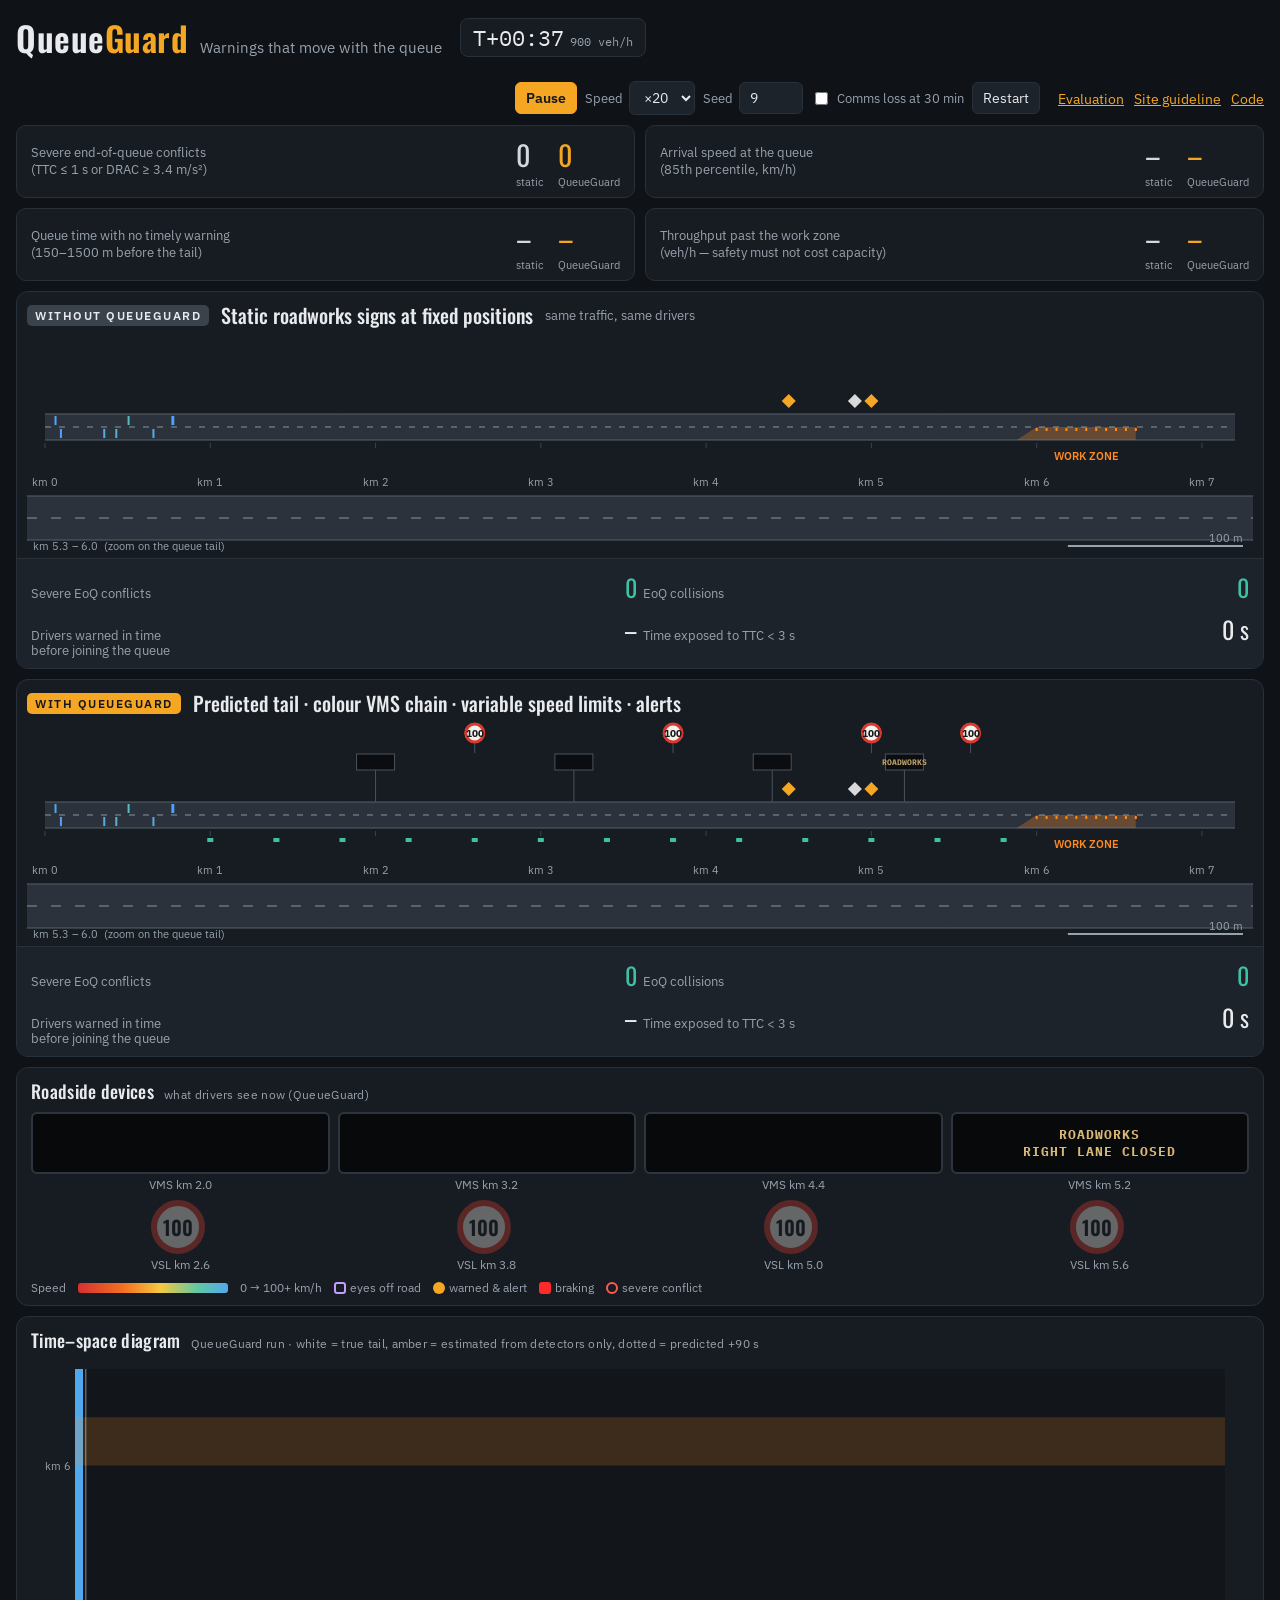
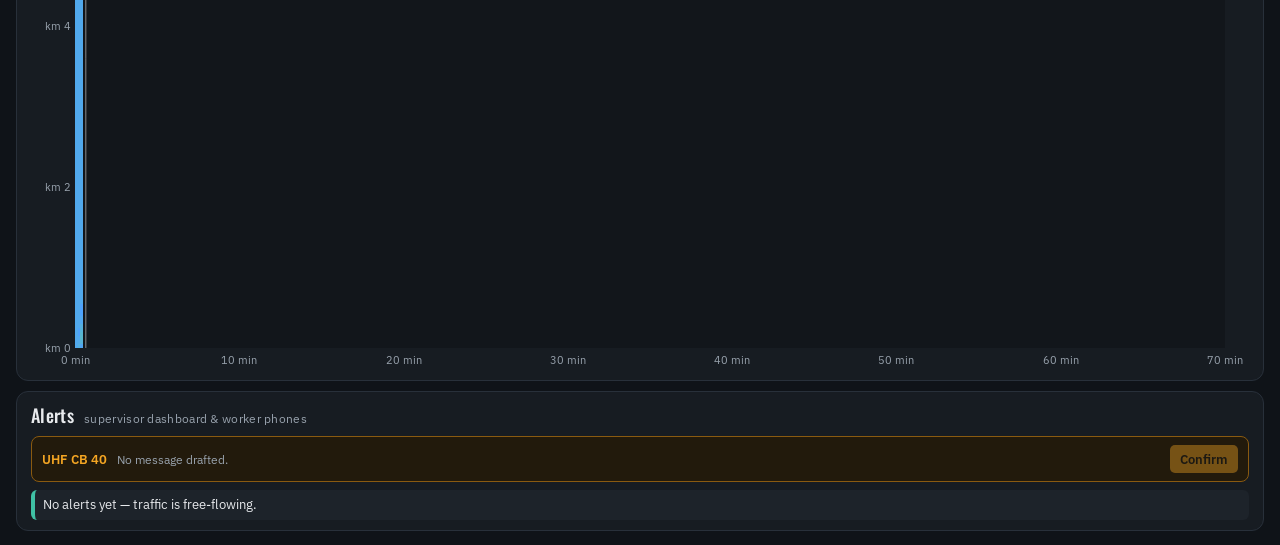
<file: index.html>
<!doctype html>
<html lang="en">
<head>
<meta charset="utf-8">
<meta name="viewport" content="width=device-width, initial-scale=1">
<title>QueueGuard — live end-of-queue warning demo</title>
<meta name="description" content="QueueGuard predicts where a roadworks queue tail will be and moves VMS, variable speed limits and alerts with it. Side-by-side traffic simulation against static signs.">
<link rel="preconnect" href="https://fonts.googleapis.com">
<link rel="stylesheet" href="https://fonts.googleapis.com/css2?family=IBM+Plex+Mono:wght@500;700&family=IBM+Plex+Sans:wght@400;600&family=Oswald:wght@500;600&display=swap">
<link rel="stylesheet" href="css/app.css">
</head>
<body>
<div class="app">
  <header class="top">
    <div class="brand">
      <h1>Queue<span>Guard</span></h1>
      <p>Warnings that move with the queue</p>
    </div>
    <div class="clock" id="clock">T+00:00<small id="demand">900 veh/h</small></div>
    <div class="controls">
      <button class="primary" id="play">Pause</button>
      <label>Speed <select id="speed">
        <option value="5">×5</option><option value="10">×10</option><option value="20" selected>×20</option><option value="40">×40</option><option value="80">×80</option>
      </select></label>
      <label>Seed <input type="number" id="seed" min="1" max="999" value="9"></label>
      <label><input type="checkbox" id="failsafe"> Comms loss at 30 min</label>
      <button id="restart">Restart</button>
      <span class="nav"><a href="eval.html">Evaluation</a><a href="guideline.html">Site guideline</a><a href="https://github.com/Morlan1hp/queueguard" id="repo" target="_blank" rel="noopener">Code</a></span>
    </div>
  </header>

  <section class="scoreboard" id="score" aria-label="Running comparison">
    <div class="score"><div class="lbl">Severe end-of-queue conflicts<br>(TTC ≤ 1 s or DRAC ≥ 3.4 m/s²)</div><div class="vals"><span class="a" id="sc-conf-a">0<small>static</small></span><span class="b" id="sc-conf-b">0<small>QueueGuard</small></span></div></div>
    <div class="score"><div class="lbl">Arrival speed at the queue<br>(85th percentile, km/h)</div><div class="vals"><span class="a" id="sc-app-a">–<small>static</small></span><span class="b" id="sc-app-b">–<small>QueueGuard</small></span></div></div>
    <div class="score"><div class="lbl">Queue time with no timely warning<br>(150–1500 m before the tail)</div><div class="vals"><span class="a" id="sc-unc-a">–<small>static</small></span><span class="b" id="sc-unc-b">–<small>QueueGuard</small></span></div></div>
    <div class="score"><div class="lbl">Throughput past the work zone<br>(veh/h — safety must not cost capacity)</div><div class="vals"><span class="a" id="sc-thr-a">–<small>static</small></span><span class="b" id="sc-thr-b">–<small>QueueGuard</small></span></div></div>
  </section>

  <section class="panel" id="panel-a">
    <div class="viz">
      <div class="head"><span class="tag static">Without QueueGuard</span><h2>Static roadworks signs at fixed positions</h2><span class="sub">same traffic, same drivers</span></div>
      <canvas class="corridor" id="cor-a" aria-label="Corridor view, static signs"></canvas>
      <canvas class="zoom" id="zoom-a" aria-label="Zoom on the queue tail, static signs"></canvas>
    </div>
    <div class="kpis" id="kpi-a"></div>
  </section>

  <section class="panel" id="panel-b">
    <div class="viz">
      <div class="head"><span class="tag qg">With QueueGuard</span><h2>Predicted tail · colour VMS chain · variable speed limits · alerts</h2></div>
      <canvas class="corridor" id="cor-b" aria-label="Corridor view, QueueGuard"></canvas>
      <canvas class="zoom" id="zoom-b" aria-label="Zoom on the queue tail, QueueGuard"></canvas>
    </div>
    <div class="kpis" id="kpi-b"></div>
  </section>

  <section class="bottom">
    <div class="card">
      <h3>Roadside devices <small>what drivers see now (QueueGuard)</small></h3>
      <div class="boards" id="boards"></div>
      <div class="vsls" id="vsls"></div>
      <div class="legend">
        <span>Speed</span><span class="ramp" id="ramp"></span><span>0 → 100+ km/h</span>
        <span><i style="background:transparent;border:2px solid #C39BFF"></i>eyes off road</span>
        <span><i style="background:#F5A623;border-radius:50%"></i>warned &amp; alert</span>
        <span><i style="background:#FF2A2A"></i>braking</span>
        <span><i style="background:transparent;border:2px solid #FF5A4E;border-radius:50%"></i>severe conflict</span>
      </div>
    </div>
    <div class="card">
      <h3>Time–space diagram <small>QueueGuard run · white = true tail, amber = estimated from detectors only, dotted = predicted +90 s</small></h3>
      <canvas class="ts" id="ts" aria-label="Time-space speed diagram"></canvas>
    </div>
    <div class="card">
      <h3>Alerts <small>supervisor dashboard &amp; worker phones</small></h3>
      <div class="uhf" id="uhf"><span class="st">UHF CB 40</span><span id="uhf-text" class="note">No message drafted.</span><button id="uhf-btn" disabled>Confirm</button></div>
      <ul class="feed" id="feed"></ul>
    </div>
  </section>
</div>
<div class="caption" id="caption"></div>

<script src="js/sim.js"></script>
<script src="js/render.js"></script>
<script src="js/app.js"></script>
</body>
</html>
</file>
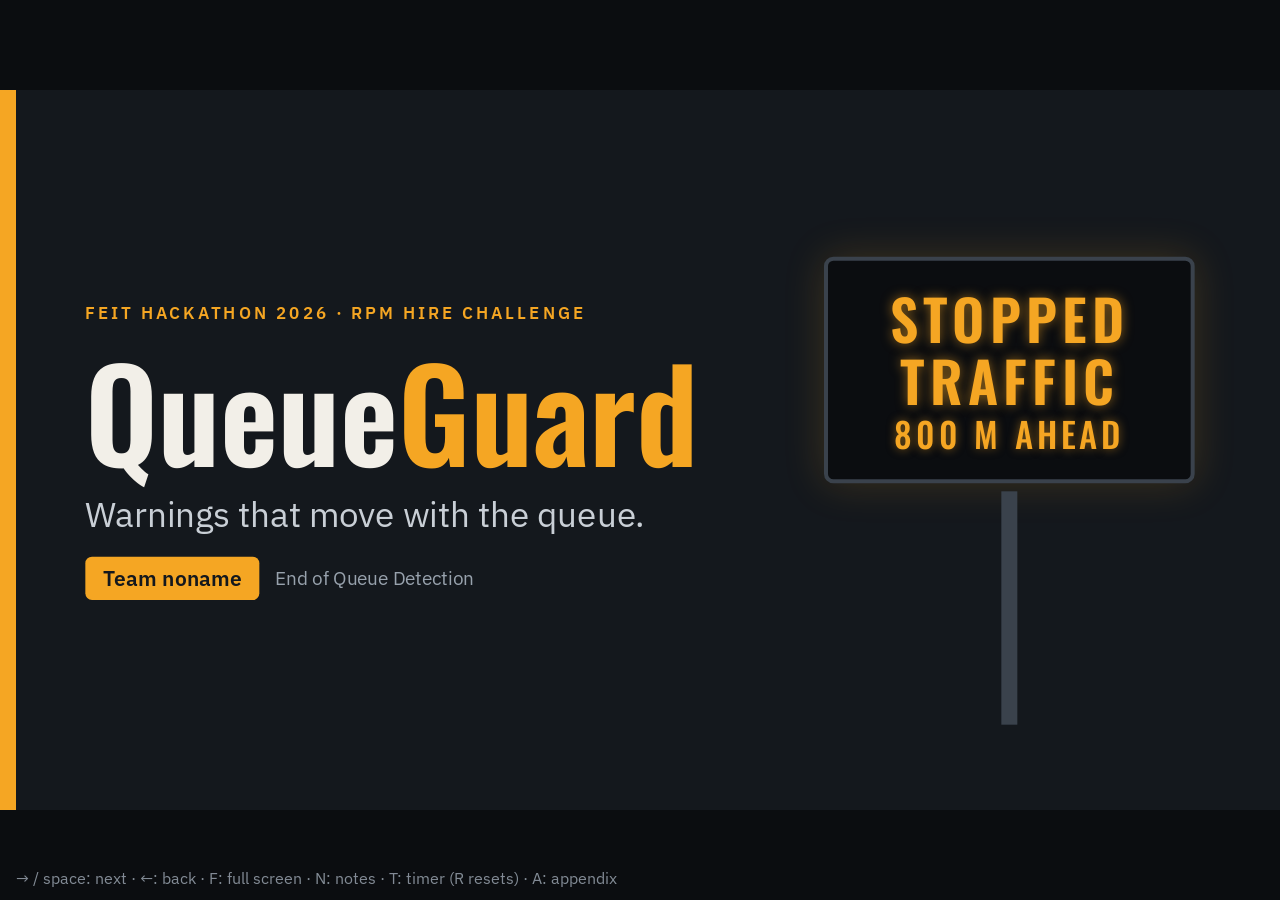
<file: pitch/index.html>
<!doctype html>
<html lang="en"><head><meta charset="utf-8"><meta name="viewport" content="width=device-width, initial-scale=1"><title>QueueGuard — Warnings that move with the queue | Team noname</title>
<link rel="stylesheet" href="https://fonts.googleapis.com/css2?family=Oswald:wght@500;600&family=IBM+Plex+Sans:wght@400;600&display=swap">
<style>
@page { size: 1920px 1080px; margin: 0; }
* { box-sizing: border-box; -webkit-print-color-adjust: exact; print-color-adjust: exact; }
html, body { margin: 0; padding: 0; }
section { width: 1920px; height: 1080px; position: relative; overflow: hidden; }
h1, h2, h3, p, ul, ol { margin: 0; }
h1 { font-size: 96px; font-weight: 600; line-height: 1.1; } h2 { font-size: 64px; font-weight: 600; line-height: 1.15; }
h3 { font-size: 44px; font-weight: 600; line-height: 1.2; } p { font-size: 32px; line-height: 1.4; }
ul, ol { padding-left: 40px; } li { margin: 0 0 6px 0; }
table { border-collapse: collapse; width: 100%; }
th, td { border-bottom: 1px solid #2E3740; padding: 0.35em 0.6em; vertical-align: top; }
th { font-weight: 600; }
svg, img, video { display: block; flex: none; }
html, body { background: #0B0D10; overflow: hidden; height: 100%; }
#stage { position: fixed; left: 50%; top: 50%; width: 1920px; height: 1080px; transform-origin: center center; }
#stage > section { position: absolute; left: 0; top: 0; }
#stage > section.off { display: none !important; }
#stage aside { display: none; }
#notes { position: fixed; left: 0; right: 0; bottom: 0; max-height: 42%; overflow: auto; background: rgba(11,13,16,0.94); color: #F2EFE8;
  font: 22px/1.5 "IBM Plex Sans", Arial, sans-serif; padding: 18px 28px; border-top: 2px solid #F5A623; display: none; }
#timer { position: fixed; right: 16px; top: 12px; font: 600 26px "IBM Plex Sans", Arial, sans-serif; color: #F2EFE8; background: rgba(11,13,16,0.8);
  padding: 4px 12px; border-radius: 8px; display: none; }
#timer.late { color: #FF5A4E; }
#help { position: fixed; left: 16px; bottom: 12px; font: 16px "IBM Plex Sans", Arial, sans-serif; color: #98A2AD; opacity: 0.85; transition: opacity 1s; }
body.shot #help, body.shot #timer, body.shot #notes { display: none !important; }</style></head><body>
<div id="stage">
<section id="cover" data-transition="fade" style="background:#14181D;color:#F2EFE8;font-family:'IBM Plex Sans', Arial, sans-serif;padding:128px;display:flex;flex-direction:column;justify-content:center;gap:32px">
<div style="position:absolute;left:0;top:0;width:24px;height:1080px;background:#F5A623"></div>
<div style="position:absolute;left:1236px;top:250px;width:556px;height:340px;background:#0B0D10;border:6px solid #3A424C;border-radius:14px;box-shadow:0 0 60px rgba(245,166,35,0.18);display:flex;flex-direction:column;justify-content:center;align-items:center;gap:6px">
<p style="font-family:'Oswald', 'Arial Narrow', sans-serif;font-size:84px;font-weight:600;line-height:1.05;letter-spacing:8px;color:#F5A623;text-shadow:0 0 18px rgba(245,166,35,0.55)">STOPPED</p>
<p style="font-family:'Oswald', 'Arial Narrow', sans-serif;font-size:84px;font-weight:600;line-height:1.05;letter-spacing:8px;color:#F5A623;text-shadow:0 0 18px rgba(245,166,35,0.55)">TRAFFIC</p>
<p style="font-family:'Oswald', 'Arial Narrow', sans-serif;font-size:52px;font-weight:500;line-height:1.1;letter-spacing:6px;color:#F5A623;text-shadow:0 0 14px rgba(245,166,35,0.5)">800 M AHEAD</p>
</div>
<div style="position:absolute;left:1502px;top:602px;width:24px;height:350px;background:#3A424C"></div>
<p style="font-size:26px;letter-spacing:4px;text-transform:uppercase;color:#F5A623;font-weight:600">FEIT Hackathon 2026 · RPM Hire challenge</p>
<h1 style="font-family:'Oswald', 'Arial Narrow', sans-serif;font-size:190px;font-weight:600;line-height:1;color:#F2EFE8">Queue<span style="color:#F5A623">Guard</span></h1>
<p style="font-size:52px;line-height:1.2;color:#C9CFD6">Warnings that move with the queue.</p>
<div style="display:flex;flex-direction:row;gap:24px;align-items:center">
<p style="font-size:32px;font-weight:600;color:#14181D;background:#F5A623;padding:10px 26px;border-radius:10px">Team noname</p>
<p style="font-size:28px;color:#98A2AD">End of Queue Detection</p>
</div>
<aside>(0:00–0:08) Hi everyone, we're Team noname. This is QueueGuard — warnings that move with the queue. [click]</aside>
</section>

<section id="hook" data-transition="fade" style="background:#14181D;color:#F2EFE8;font-family:'IBM Plex Sans', Arial, sans-serif;padding:112px 128px 160px;display:flex;flex-direction:column;justify-content:space-between;gap:40px">
<div style="display:flex;flex-direction:column;gap:12px">
<p style="font-size:24px;letter-spacing:4px;text-transform:uppercase;color:#F5A623;font-weight:600">3 pm · a freeway lane closure</p>
<h2 style="font-family:'Oswald', 'Arial Narrow', sans-serif;font-size:88px;font-weight:600;line-height:1.1;color:#F2EFE8">The queue moved. The signs didn't.</h2>
</div>
<img src="img/road_static.png" alt="Road diagram: the queue from the work zone has grown past the fixed PREPARE TO STOP sign, and the next car reaches the tail with no warning" style="width:1664px;height:325px;object-fit:contain">
<div style="display:flex;flex-direction:row;gap:32px">
<div style="flex:1;display:flex;flex-direction:column;gap:8px;border-top:4px solid #3A424C;padding:20px 0 0 0">
<p style="font-family:'Oswald', 'Arial Narrow', sans-serif;font-size:44px;font-weight:600;color:#F2EFE8">6 am</p>
<p style="font-size:30px;line-height:1.35;color:#C9CFD6">Signs set out before the merge</p>
</div>
<div style="flex:1;display:flex;flex-direction:column;gap:8px;border-top:4px solid #3A424C;padding:20px 0 0 0">
<p style="font-family:'Oswald', 'Arial Narrow', sans-serif;font-size:44px;font-weight:600;color:#F2EFE8">3 pm</p>
<p style="font-size:30px;line-height:1.35;color:#C9CFD6">The queue grows back past them</p>
</div>
<div style="flex:1;display:flex;flex-direction:column;gap:8px;border-top:4px solid #FF5A4E;padding:20px 0 0 0">
<p style="font-family:'Oswald', 'Arial Narrow', sans-serif;font-size:44px;font-weight:600;color:#FF5A4E">100 km/h</p>
<p style="font-size:30px;line-height:1.35;color:#C9CFD6">The next driver meets the tail unwarned</p>
</div>
</div>
<p style="position:absolute;left:1672px;bottom:64px;width:120px;font-size:24px;color:#98A2AD;text-align:right">2</p>
<aside>(0:08–0:45) Picture this. It's three in the afternoon, and one lane of the freeway is closed for roadworks. The signs went out at six this morning. But since then, the queue has grown back… right past them. So now the last car in the queue is sitting where nothing warns you. The next driver comes round the bend at a hundred, glances at their phone… [pause] …and hits the back of the queue. The queue moved. The signs didn't. [click]</aside>
</section>

<section id="gap" data-transition="fade" style="background:#14181D;color:#F2EFE8;font-family:'IBM Plex Sans', Arial, sans-serif;padding:112px 128px 160px;display:flex;flex-direction:column;justify-content:space-between;gap:40px">
<p style="font-size:24px;letter-spacing:4px;text-transform:uppercase;color:#F5A623;font-weight:600">How often does it happen?</p>
<div style="display:flex;flex-direction:row;align-items:center;gap:64px">
<p style="font-family:'Oswald', 'Arial Narrow', sans-serif;font-size:300px;font-weight:600;line-height:1;color:#F5A623">32%</p>
<div style="flex:1;display:flex;flex-direction:column;gap:24px">
<p style="font-size:52px;line-height:1.25;color:#F2EFE8">of the time a queue exists, drivers get <b>no warning at a useful distance</b>.</p>
<p style="font-size:30px;line-height:1.4;color:#98A2AD">Useful = 150–1,500 m before the tail: not too late, not already forgotten.</p>
</div>
</div>
<div style="display:flex;flex-direction:row;height:72px;border-radius:12px;overflow:hidden">
<div style="flex:68;display:flex;flex-direction:row;align-items:center;background:#3A424C;padding:0 28px"><p style="font-size:26px;font-weight:600;color:#F2EFE8">Warned in time · 68%</p></div>
<div style="flex:32;display:flex;flex-direction:row;align-items:center;background:#FF5A4E;padding:0 28px"><p style="font-size:26px;font-weight:600;color:#14181D">No timely warning · 32%</p></div>
</div>
<p style="position:absolute;left:128px;bottom:64px;width:1480px;font-size:24px;color:#98A2AD">Static signs · traffic simulation of a two-lane freeway closure · 40 seeds, 43 peak hours</p>
<p style="position:absolute;left:1672px;bottom:64px;width:120px;font-size:24px;color:#98A2AD;text-align:right">3</p>
<aside>(0:45–1:07) So how often does that happen? We built a traffic simulation of exactly this kind of closure. With the signs where the traffic plan puts them, about a third of the time there's a queue, drivers get no warning at a useful distance. It either comes too late… or so early they've forgotten it. [click]</aside>
</section>

<section id="evidence" data-transition="fade" style="background:#14181D;color:#F2EFE8;font-family:'IBM Plex Sans', Arial, sans-serif;padding:112px 128px 160px;display:flex;flex-direction:column;gap:36px">
<div style="display:flex;flex-direction:column;gap:12px">
<p style="font-size:24px;letter-spacing:4px;text-transform:uppercase;color:#F5A623;font-weight:600">What the evidence says</p>
<h2 style="font-family:'Oswald', 'Arial Narrow', sans-serif;font-size:72px;font-weight:600;line-height:1.1;color:#F2EFE8">Queue warning works — when it is designed right.</h2>
</div>
<div style="display:flex;flex-direction:row;gap:32px">
<div style="flex:1;display:flex;flex-direction:column;gap:12px;background:#1E242B;border:1px solid #2E3740;border-radius:16px;padding:36px 40px">
<p style="font-size:26px;letter-spacing:2px;text-transform:uppercase;color:#98A2AD;font-weight:600">I-35, Texas</p>
<p style="font-family:'Oswald', 'Arial Narrow', sans-serif;font-size:110px;font-weight:600;line-height:1.05;color:#F5A623">up to −45%</p>
<p style="font-size:32px;line-height:1.35;color:#C9CFD6">work-zone crashes with an end-of-queue warning system</p>
</div>
<div style="flex:1;display:flex;flex-direction:column;gap:12px;background:#1E242B;border:1px solid #2E3740;border-radius:16px;padding:36px 40px">
<p style="font-size:26px;letter-spacing:2px;text-transform:uppercase;color:#98A2AD;font-weight:600">NSW field trial, 2025 · 13 sites</p>
<p style="font-family:'Oswald', 'Arial Narrow', sans-serif;font-size:110px;font-weight:600;line-height:1.05;color:#FF5A4E">Limited effect</p>
<p style="font-size:32px;line-height:1.35;color:#C9CFD6">from a commercial queue warning system and monochrome VMS</p>
</div>
</div>
<p style="font-size:40px;line-height:1.3;font-weight:600;color:#14181D;background:#F5A623;padding:24px 36px;border-radius:12px">Detecting the queue is solved. A believable warning, in the right place at the right time, is not.</p>
<p style="position:absolute;left:128px;bottom:64px;width:1480px;font-size:24px;color:#98A2AD">Sources: TxDOT Waco District, via Work Zone Safety Clearinghouse · TfNSW / Deakin, End of Queue Study (iMOVE, 2025)</p>
<p style="position:absolute;left:1672px;bottom:64px;width:120px;font-size:24px;color:#98A2AD;text-align:right">4</p>
<aside>(1:07–1:40) Now, queue warning isn't new — and it can work. In Texas, it cut work-zone crashes by up to 45 percent. But when Transport for NSW tested it at 13 sites last year, a commercial system and plain one-colour signs made no measurable difference. So spotting the queue isn't the hard part. The hard part is a warning drivers believe — in the right place, at the right time. [click]</aside>
</section>

<section id="parts" data-transition="fade" style="background:#14181D;color:#F2EFE8;font-family:'IBM Plex Sans', Arial, sans-serif;padding:112px 128px 160px;display:flex;flex-direction:column;justify-content:space-between;gap:32px">
<div style="display:flex;flex-direction:column;gap:12px">
<p style="font-size:24px;letter-spacing:4px;text-transform:uppercase;color:#F5A623;font-weight:600">RPM Hire already owns the parts</p>
<h2 style="font-family:'Oswald', 'Arial Narrow', sans-serif;font-size:72px;font-weight:600;line-height:1.1;color:#F2EFE8">The kit exists. The brain that links it doesn't.</h2>
</div>
<div style="display:flex;flex-direction:row;gap:24px">
<div style="flex:1;display:flex;flex-direction:column;gap:14px;background:#1E242B;border:1px solid #2E3740;border-radius:16px;padding:28px">
<svg aria-label="Message board icon" width="64" height="64" viewBox="0 0 64 64"><rect x="5" y="8" width="54" height="32" rx="4" fill="none" stroke="#F5A623" stroke-width="4"/><line x1="14" y1="19" x2="50" y2="19" stroke="#F5A623" stroke-width="4" stroke-linecap="round"/><line x1="14" y1="29" x2="38" y2="29" stroke="#F5A623" stroke-width="4" stroke-linecap="round"/><line x1="32" y1="40" x2="32" y2="60" stroke="#F5A623" stroke-width="4"/></svg>
<p style="font-size:30px;font-weight:600;color:#F2EFE8">VMS boards</p>
<p style="font-size:24px;color:#98A2AD">the message</p>
</div>
<div style="flex:1;display:flex;flex-direction:column;gap:14px;background:#1E242B;border:1px solid #2E3740;border-radius:16px;padding:28px">
<svg aria-label="Speed limit sign icon" width="64" height="64" viewBox="0 0 64 64"><circle cx="32" cy="26" r="20" fill="none" stroke="#F5A623" stroke-width="6"/><line x1="26" y1="22" x2="38" y2="22" stroke="#F5A623" stroke-width="4" stroke-linecap="round"/><line x1="26" y1="31" x2="38" y2="31" stroke="#F5A623" stroke-width="4" stroke-linecap="round"/><line x1="32" y1="46" x2="32" y2="62" stroke="#F5A623" stroke-width="4"/></svg>
<p style="font-size:30px;font-weight:600;color:#F2EFE8">VSL trailers</p>
<p style="font-size:24px;color:#98A2AD">the speed</p>
</div>
<div style="flex:1;display:flex;flex-direction:column;gap:14px;background:#1E242B;border:1px solid #2E3740;border-radius:16px;padding:28px">
<svg aria-label="Radar icon" width="64" height="64" viewBox="0 0 64 64"><circle cx="32" cy="50" r="5" fill="#F5A623"/><path d="M22 40 A14 14 0 0 1 42 40" fill="none" stroke="#F5A623" stroke-width="4" stroke-linecap="round"/><path d="M14 31 A26 26 0 0 1 50 31" fill="none" stroke="#F5A623" stroke-width="4" stroke-linecap="round"/><path d="M6 22 A38 38 0 0 1 58 22" fill="none" stroke="#F5A623" stroke-width="4" stroke-linecap="round"/></svg>
<p style="font-size:30px;font-weight:600;color:#F2EFE8">Radar</p>
<p style="font-size:24px;color:#98A2AD">the speeds</p>
</div>
<div style="flex:1;display:flex;flex-direction:column;gap:14px;background:#1E242B;border:1px solid #2E3740;border-radius:16px;padding:28px">
<svg aria-label="CCTV camera icon" width="64" height="64" viewBox="0 0 64 64"><rect x="6" y="14" width="38" height="22" rx="4" fill="none" stroke="#F5A623" stroke-width="4"/><path d="M44 21 L58 14 L58 36 L44 29 Z" fill="none" stroke="#F5A623" stroke-width="4" stroke-linejoin="round"/><line x1="24" y1="36" x2="24" y2="56" stroke="#F5A623" stroke-width="4"/><line x1="12" y1="57" x2="36" y2="57" stroke="#F5A623" stroke-width="4" stroke-linecap="round"/></svg>
<p style="font-size:30px;font-weight:600;color:#F2EFE8">CCTV trailers</p>
<p style="font-size:24px;color:#98A2AD">the evidence</p>
</div>
<div style="flex:1;display:flex;flex-direction:column;gap:14px;background:#1E242B;border:1px solid #2E3740;border-radius:16px;padding:28px">
<svg aria-label="Signal bars icon" width="64" height="64" viewBox="0 0 64 64"><rect x="6" y="44" width="9" height="14" rx="2" fill="#F5A623"/><rect x="20" y="34" width="9" height="24" rx="2" fill="#F5A623"/><rect x="34" y="23" width="9" height="35" rx="2" fill="#F5A623"/><rect x="48" y="10" width="9" height="48" rx="2" fill="#F5A623"/></svg>
<p style="font-size:30px;font-weight:600;color:#F2EFE8">RPM Track</p>
<p style="font-size:24px;color:#98A2AD">the 4G link</p>
</div>
</div>
<div style="display:flex;flex-direction:row;justify-content:center">
<svg aria-label="Arrow pointing down" width="70" height="100" viewBox="0 0 70 100"><polygon points="20,0 50,0 50,56 70,56 35,100 0,56 20,56" fill="#F5A623"/></svg>
</div>
<div style="display:flex;flex-direction:row;align-items:center;gap:40px;background:#F5A623;border-radius:16px;padding:32px 44px">
<h3 style="font-family:'Oswald', 'Arial Narrow', sans-serif;font-size:72px;font-weight:600;line-height:1;color:#14181D">QueueGuard</h3>
<p style="flex:1;font-size:32px;line-height:1.35;color:#14181D">One controller that links boards, speed limits and alerts, plus a site guideline — what the brief asks for.</p>
</div>
<p style="position:absolute;left:1672px;bottom:64px;width:120px;font-size:24px;color:#98A2AD;text-align:right">5</p>
<aside>(1:40–2:06) And here's the good news. RPM already owns the parts — message boards, speed limit trailers, radar, CCTV, and RPM Track to connect them. Right now, they all work separately. The brief asks for one system that links them together, with guidelines. That's QueueGuard. It's the brain — software that runs on the kit RPM already hires out. [click]</aside>
</section>

<section id="how" data-transition="fade" style="background:#14181D;color:#F2EFE8;font-family:'IBM Plex Sans', Arial, sans-serif;padding:112px 128px 160px;display:flex;flex-direction:column;gap:30px">
<div style="display:flex;flex-direction:column;gap:12px">
<p style="font-size:24px;letter-spacing:4px;text-transform:uppercase;color:#F5A623;font-weight:600">How QueueGuard works</p>
<h2 style="font-family:'Oswald', 'Arial Narrow', sans-serif;font-size:72px;font-weight:600;line-height:1.1;color:#F2EFE8">Sense. Predict. Act. Guide.</h2>
</div>
<img src="img/road_qg.png" alt="Road diagram: QueueGuard marks the predicted tail and lights STOPPED TRAFFIC on a board upstream of it; the approaching car is warned in time and slows down" style="width:1664px;height:325px;object-fit:contain">
<div style="display:flex;flex-direction:row;gap:28px">
<div style="flex:1;display:flex;flex-direction:column;gap:8px;border-top:4px solid #F5A623;padding:18px 0 0 0">
<h3 style="font-family:'Oswald', 'Arial Narrow', sans-serif;font-size:44px;font-weight:600;line-height:1.15;color:#F5A623">1 · Sense</h3>
<p style="font-size:28px;line-height:1.35;color:#C9CFD6">Radar speeds every 20 s, every 400 m</p>
</div>
<div style="flex:1;display:flex;flex-direction:column;gap:8px;border-top:4px solid #F5A623;padding:18px 0 0 0">
<h3 style="font-family:'Oswald', 'Arial Narrow', sans-serif;font-size:44px;font-weight:600;line-height:1.15;color:#F5A623">2 · Predict</h3>
<p style="font-size:28px;line-height:1.35;color:#C9CFD6">Where the queue tail will be in 90 s</p>
</div>
<div style="flex:1;display:flex;flex-direction:column;gap:8px;border-top:4px solid #F5A623;padding:18px 0 0 0">
<h3 style="font-family:'Oswald', 'Arial Narrow', sans-serif;font-size:44px;font-weight:600;line-height:1.15;color:#F5A623">3 · Act</h3>
<p style="font-size:28px;line-height:1.35;color:#C9CFD6">Colour VMS at stopping distance · VSL 100 → 80 → 60 · worker and truck alerts</p>
</div>
<div style="flex:1;display:flex;flex-direction:column;gap:8px;border-top:4px solid #F5A623;padding:18px 0 0 0">
<h3 style="font-family:'Oswald', 'Arial Narrow', sans-serif;font-size:44px;font-weight:600;line-height:1.15;color:#F5A623">4 · Guide</h3>
<p style="font-size:28px;line-height:1.35;color:#C9CFD6">A plan for each site, tested in a virtual trial</p>
</div>
</div>
<p style="position:absolute;left:128px;bottom:64px;width:1480px;font-size:24px;color:#98A2AD">Fail-safe: no data for 60 s → every board shows PREPARE TO STOP · a person confirms every truck broadcast</p>
<p style="position:absolute;left:1672px;bottom:64px;width:120px;font-size:24px;color:#98A2AD;text-align:right">6</p>
<aside>(2:06–2:38) Four steps. Sense: radar sends average speeds every 20 seconds. Predict: QueueGuard finds the end of the queue and works out where it'll be in 90 seconds. Act: the right board lights up STOPPED TRAFFIC, the limit drops to 80, then 60, the crew gets an alert if a car comes in too fast, and the supervisor OKs a radio message for truckies. Guide: before a site opens, it writes the plan for it. [click — the clip starts by itself]</aside>
</section>

<section id="demo" data-transition="fade" style="background:#14181D;color:#F2EFE8;font-family:'IBM Plex Sans', Arial, sans-serif;padding:112px 128px 160px;display:flex;flex-direction:column;gap:32px">
<div style="display:flex;flex-direction:column;gap:12px">
<p style="font-size:24px;letter-spacing:4px;text-transform:uppercase;color:#F5A623;font-weight:600">Demo · the working prototype</p>
<h2 style="font-family:'Oswald', 'Arial Narrow', sans-serif;font-size:64px;font-weight:600;line-height:1.1;color:#F2EFE8">Same traffic. Same drivers. Only the warnings differ.</h2>
</div>
<div style="display:flex;flex-direction:row;gap:40px">
<img data-video="../media/queueguard-pitch-clip.mp4" src="img/dashboard.png" alt="QueueGuard dashboard: static signs on top, QueueGuard below, with message boards, speed limits, time-space diagram and alerts" style="width:1120px;height:630px;object-fit:contain;border:1px solid #2E3740;border-radius:12px">
<div style="flex:1;display:flex;flex-direction:column;gap:20px">
<p style="font-size:30px;line-height:1.35;color:#C9CFD6"><b>Top:</b> static signs</p>
<p style="font-size:30px;line-height:1.35;color:#C9CFD6"><b><span style="color:#F5A623">Bottom:</span></b> QueueGuard</p>
<p style="font-size:30px;line-height:1.35;color:#C9CFD6"><b><span style="color:#FF5A4E">Red ring:</span></b> severe conflict</p>
<div style="flex:1"></div>
<svg aria-label="QR code: morlan1hp.github.io/queueguard" width="264" height="264" viewBox="0 0 264 264" shape-rendering="crispEdges"><rect width="264" height="264" fill="#F2EFE8"/><g transform="scale(8)"><path d="M2 2h1v1h-1zM3 2h1v1h-1zM4 2h1v1h-1zM5 2h1v1h-1zM6 2h1v1h-1zM7 2h1v1h-1zM8 2h1v1h-1zM10 2h1v1h-1zM11 2h1v1h-1zM14 2h1v1h-1zM16 2h1v1h-1zM18 2h1v1h-1zM21 2h1v1h-1zM22 2h1v1h-1zM24 2h1v1h-1zM25 2h1v1h-1zM26 2h1v1h-1zM27 2h1v1h-1zM28 2h1v1h-1zM29 2h1v1h-1zM30 2h1v1h-1zM2 3h1v1h-1zM8 3h1v1h-1zM10 3h1v1h-1zM11 3h1v1h-1zM12 3h1v1h-1zM15 3h1v1h-1zM16 3h1v1h-1zM18 3h1v1h-1zM19 3h1v1h-1zM20 3h1v1h-1zM22 3h1v1h-1zM24 3h1v1h-1zM30 3h1v1h-1zM2 4h1v1h-1zM4 4h1v1h-1zM5 4h1v1h-1zM6 4h1v1h-1zM8 4h1v1h-1zM11 4h1v1h-1zM13 4h1v1h-1zM15 4h1v1h-1zM18 4h1v1h-1zM20 4h1v1h-1zM21 4h1v1h-1zM24 4h1v1h-1zM26 4h1v1h-1zM27 4h1v1h-1zM28 4h1v1h-1zM30 4h1v1h-1zM2 5h1v1h-1zM4 5h1v1h-1zM5 5h1v1h-1zM6 5h1v1h-1zM8 5h1v1h-1zM10 5h1v1h-1zM14 5h1v1h-1zM15 5h1v1h-1zM16 5h1v1h-1zM17 5h1v1h-1zM19 5h1v1h-1zM21 5h1v1h-1zM24 5h1v1h-1zM26 5h1v1h-1zM27 5h1v1h-1zM28 5h1v1h-1zM30 5h1v1h-1zM2 6h1v1h-1zM4 6h1v1h-1zM5 6h1v1h-1zM6 6h1v1h-1zM8 6h1v1h-1zM11 6h1v1h-1zM14 6h1v1h-1zM16 6h1v1h-1zM17 6h1v1h-1zM18 6h1v1h-1zM19 6h1v1h-1zM21 6h1v1h-1zM24 6h1v1h-1zM26 6h1v1h-1zM27 6h1v1h-1zM28 6h1v1h-1zM30 6h1v1h-1zM2 7h1v1h-1zM8 7h1v1h-1zM13 7h1v1h-1zM14 7h1v1h-1zM15 7h1v1h-1zM16 7h1v1h-1zM19 7h1v1h-1zM21 7h1v1h-1zM24 7h1v1h-1zM30 7h1v1h-1zM2 8h1v1h-1zM3 8h1v1h-1zM4 8h1v1h-1zM5 8h1v1h-1zM6 8h1v1h-1zM7 8h1v1h-1zM8 8h1v1h-1zM10 8h1v1h-1zM12 8h1v1h-1zM14 8h1v1h-1zM16 8h1v1h-1zM18 8h1v1h-1zM20 8h1v1h-1zM22 8h1v1h-1zM24 8h1v1h-1zM25 8h1v1h-1zM26 8h1v1h-1zM27 8h1v1h-1zM28 8h1v1h-1zM29 8h1v1h-1zM30 8h1v1h-1zM10 9h1v1h-1zM13 9h1v1h-1zM16 9h1v1h-1zM18 9h1v1h-1zM19 9h1v1h-1zM2 10h1v1h-1zM4 10h1v1h-1zM5 10h1v1h-1zM7 10h1v1h-1zM8 10h1v1h-1zM9 10h1v1h-1zM11 10h1v1h-1zM12 10h1v1h-1zM13 10h1v1h-1zM14 10h1v1h-1zM19 10h1v1h-1zM21 10h1v1h-1zM22 10h1v1h-1zM24 10h1v1h-1zM27 10h1v1h-1zM29 10h1v1h-1zM30 10h1v1h-1zM2 11h1v1h-1zM3 11h1v1h-1zM4 11h1v1h-1zM6 11h1v1h-1zM9 11h1v1h-1zM11 11h1v1h-1zM14 11h1v1h-1zM15 11h1v1h-1zM18 11h1v1h-1zM19 11h1v1h-1zM20 11h1v1h-1zM21 11h1v1h-1zM22 11h1v1h-1zM23 11h1v1h-1zM24 11h1v1h-1zM25 11h1v1h-1zM26 11h1v1h-1zM30 11h1v1h-1zM3 12h1v1h-1zM5 12h1v1h-1zM6 12h1v1h-1zM7 12h1v1h-1zM8 12h1v1h-1zM11 12h1v1h-1zM12 12h1v1h-1zM14 12h1v1h-1zM15 12h1v1h-1zM18 12h1v1h-1zM20 12h1v1h-1zM25 12h1v1h-1zM28 12h1v1h-1zM29 12h1v1h-1zM5 13h1v1h-1zM9 13h1v1h-1zM11 13h1v1h-1zM12 13h1v1h-1zM14 13h1v1h-1zM15 13h1v1h-1zM16 13h1v1h-1zM17 13h1v1h-1zM21 13h1v1h-1zM23 13h1v1h-1zM24 13h1v1h-1zM25 13h1v1h-1zM26 13h1v1h-1zM30 13h1v1h-1zM3 14h1v1h-1zM5 14h1v1h-1zM6 14h1v1h-1zM7 14h1v1h-1zM8 14h1v1h-1zM10 14h1v1h-1zM12 14h1v1h-1zM17 14h1v1h-1zM19 14h1v1h-1zM21 14h1v1h-1zM27 14h1v1h-1zM28 14h1v1h-1zM2 15h1v1h-1zM3 15h1v1h-1zM4 15h1v1h-1zM6 15h1v1h-1zM7 15h1v1h-1zM11 15h1v1h-1zM13 15h1v1h-1zM14 15h1v1h-1zM15 15h1v1h-1zM16 15h1v1h-1zM17 15h1v1h-1zM18 15h1v1h-1zM21 15h1v1h-1zM24 15h1v1h-1zM28 15h1v1h-1zM29 15h1v1h-1zM30 15h1v1h-1zM6 16h1v1h-1zM8 16h1v1h-1zM9 16h1v1h-1zM12 16h1v1h-1zM13 16h1v1h-1zM14 16h1v1h-1zM16 16h1v1h-1zM21 16h1v1h-1zM22 16h1v1h-1zM23 16h1v1h-1zM26 16h1v1h-1zM28 16h1v1h-1zM29 16h1v1h-1zM30 16h1v1h-1zM2 17h1v1h-1zM5 17h1v1h-1zM11 17h1v1h-1zM12 17h1v1h-1zM15 17h1v1h-1zM17 17h1v1h-1zM18 17h1v1h-1zM21 17h1v1h-1zM22 17h1v1h-1zM23 17h1v1h-1zM24 17h1v1h-1zM26 17h1v1h-1zM29 17h1v1h-1zM4 18h1v1h-1zM5 18h1v1h-1zM7 18h1v1h-1zM8 18h1v1h-1zM9 18h1v1h-1zM12 18h1v1h-1zM13 18h1v1h-1zM14 18h1v1h-1zM20 18h1v1h-1zM22 18h1v1h-1zM26 18h1v1h-1zM27 18h1v1h-1zM29 18h1v1h-1zM4 19h1v1h-1zM5 19h1v1h-1zM9 19h1v1h-1zM11 19h1v1h-1zM12 19h1v1h-1zM13 19h1v1h-1zM15 19h1v1h-1zM17 19h1v1h-1zM19 19h1v1h-1zM22 19h1v1h-1zM23 19h1v1h-1zM25 19h1v1h-1zM27 19h1v1h-1zM28 19h1v1h-1zM29 19h1v1h-1zM2 20h1v1h-1zM4 20h1v1h-1zM5 20h1v1h-1zM6 20h1v1h-1zM8 20h1v1h-1zM12 20h1v1h-1zM13 20h1v1h-1zM14 20h1v1h-1zM17 20h1v1h-1zM18 20h1v1h-1zM19 20h1v1h-1zM23 20h1v1h-1zM25 20h1v1h-1zM28 20h1v1h-1zM4 21h1v1h-1zM5 21h1v1h-1zM6 21h1v1h-1zM7 21h1v1h-1zM10 21h1v1h-1zM14 21h1v1h-1zM18 21h1v1h-1zM19 21h1v1h-1zM20 21h1v1h-1zM21 21h1v1h-1zM23 21h1v1h-1zM26 21h1v1h-1zM28 21h1v1h-1zM3 22h1v1h-1zM7 22h1v1h-1zM8 22h1v1h-1zM11 22h1v1h-1zM14 22h1v1h-1zM15 22h1v1h-1zM19 22h1v1h-1zM22 22h1v1h-1zM23 22h1v1h-1zM24 22h1v1h-1zM25 22h1v1h-1zM26 22h1v1h-1zM27 22h1v1h-1zM28 22h1v1h-1zM10 23h1v1h-1zM14 23h1v1h-1zM15 23h1v1h-1zM16 23h1v1h-1zM18 23h1v1h-1zM19 23h1v1h-1zM20 23h1v1h-1zM22 23h1v1h-1zM26 23h1v1h-1zM27 23h1v1h-1zM28 23h1v1h-1zM29 23h1v1h-1zM30 23h1v1h-1zM2 24h1v1h-1zM3 24h1v1h-1zM4 24h1v1h-1zM5 24h1v1h-1zM6 24h1v1h-1zM7 24h1v1h-1zM8 24h1v1h-1zM10 24h1v1h-1zM11 24h1v1h-1zM15 24h1v1h-1zM18 24h1v1h-1zM20 24h1v1h-1zM21 24h1v1h-1zM22 24h1v1h-1zM24 24h1v1h-1zM26 24h1v1h-1zM27 24h1v1h-1zM29 24h1v1h-1zM2 25h1v1h-1zM8 25h1v1h-1zM10 25h1v1h-1zM11 25h1v1h-1zM14 25h1v1h-1zM20 25h1v1h-1zM21 25h1v1h-1zM22 25h1v1h-1zM26 25h1v1h-1zM27 25h1v1h-1zM29 25h1v1h-1zM2 26h1v1h-1zM4 26h1v1h-1zM5 26h1v1h-1zM6 26h1v1h-1zM8 26h1v1h-1zM12 26h1v1h-1zM13 26h1v1h-1zM14 26h1v1h-1zM16 26h1v1h-1zM17 26h1v1h-1zM19 26h1v1h-1zM22 26h1v1h-1zM23 26h1v1h-1zM24 26h1v1h-1zM25 26h1v1h-1zM26 26h1v1h-1zM28 26h1v1h-1zM2 27h1v1h-1zM4 27h1v1h-1zM5 27h1v1h-1zM6 27h1v1h-1zM8 27h1v1h-1zM10 27h1v1h-1zM11 27h1v1h-1zM12 27h1v1h-1zM13 27h1v1h-1zM15 27h1v1h-1zM16 27h1v1h-1zM17 27h1v1h-1zM18 27h1v1h-1zM19 27h1v1h-1zM20 27h1v1h-1zM22 27h1v1h-1zM23 27h1v1h-1zM25 27h1v1h-1zM26 27h1v1h-1zM27 27h1v1h-1zM30 27h1v1h-1zM2 28h1v1h-1zM4 28h1v1h-1zM5 28h1v1h-1zM6 28h1v1h-1zM8 28h1v1h-1zM10 28h1v1h-1zM11 28h1v1h-1zM13 28h1v1h-1zM15 28h1v1h-1zM21 28h1v1h-1zM25 28h1v1h-1zM28 28h1v1h-1zM30 28h1v1h-1zM2 29h1v1h-1zM8 29h1v1h-1zM12 29h1v1h-1zM14 29h1v1h-1zM15 29h1v1h-1zM17 29h1v1h-1zM18 29h1v1h-1zM21 29h1v1h-1zM22 29h1v1h-1zM23 29h1v1h-1zM24 29h1v1h-1zM25 29h1v1h-1zM26 29h1v1h-1zM27 29h1v1h-1zM29 29h1v1h-1zM2 30h1v1h-1zM3 30h1v1h-1zM4 30h1v1h-1zM5 30h1v1h-1zM6 30h1v1h-1zM7 30h1v1h-1zM8 30h1v1h-1zM10 30h1v1h-1zM11 30h1v1h-1zM12 30h1v1h-1zM14 30h1v1h-1zM16 30h1v1h-1zM18 30h1v1h-1zM20 30h1v1h-1zM21 30h1v1h-1zM22 30h1v1h-1zM26 30h1v1h-1zM29 30h1v1h-1z" fill="#14181D"/></g></svg>
<p style="font-size:24px;line-height:1.35;color:#98A2AD">Run it yourself:<br>morlan1hp.github.io/queueguard</p>
</div>
</div>
<p style="position:absolute;left:1672px;bottom:64px;width:120px;font-size:24px;color:#98A2AD;text-align:right">7</p>
<aside>(2:38–3:25) Let me show you. Same traffic, same drivers. On top, static signs. Underneath, QueueGuard. [red ring appears] See that red ring? That's a near miss — with static signs. [bottom panel] Down here, QueueGuard finds the end of the queue from the radar alone… works out where it's heading… and moves the warning back. [speed signs] The speed limits come down. [UHF] The supervisor OKs the message for the truckies. [fail-safe] And if we cut the data, every board falls back to PREPARE TO STOP. [click] If the clip will not play: talk over the screenshot, or open the live site from the QR code and press Play.</aside>
</section>

<section id="results" data-transition="fade" style="background:#14181D;color:#F2EFE8;font-family:'IBM Plex Sans', Arial, sans-serif;padding:112px 128px 160px;display:flex;flex-direction:column;gap:40px">
<div style="display:flex;flex-direction:column;gap:12px">
<p style="font-size:24px;letter-spacing:4px;text-transform:uppercase;color:#F5A623;font-weight:600">Results · 40 seeds, about 43 simulated peak hours per option</p>
<h2 style="font-family:'Oswald', 'Arial Narrow', sans-serif;font-size:80px;font-weight:600;line-height:1.1;color:#F2EFE8"><span style="color:#F5A623">68% fewer</span> severe end-of-queue conflicts.</h2>
</div>
<div style="display:flex;flex-direction:column;gap:22px">
<div style="display:flex;flex-direction:row;align-items:center;gap:24px">
<p style="width:470px;font-size:28px;color:#C9CFD6">Static signs</p>
<div style="flex:1;display:flex;flex-direction:row"><div style="width:765px;height:56px;background:#6B7580;border-radius:6px"></div></div>
<p style="width:290px;font-size:30px;color:#F2EFE8;text-align:right">0.72 per hour</p>
</div>
<div style="display:flex;flex-direction:row;align-items:center;gap:24px">
<p style="width:470px;font-size:28px;color:#C9CFD6">Fixed-position queue warning</p>
<div style="flex:1;display:flex;flex-direction:row"><div style="width:716px;height:56px;background:#8A949E;border-radius:6px"></div></div>
<p style="width:290px;font-size:30px;color:#F2EFE8;text-align:right">0.67 · −6%</p>
</div>
<div style="display:flex;flex-direction:row;align-items:center;gap:24px">
<p style="width:470px;font-size:28px;font-weight:600;color:#F5A623">QueueGuard</p>
<div style="flex:1;display:flex;flex-direction:row"><div style="width:247px;height:56px;background:#F5A623;border-radius:6px"></div></div>
<p style="width:290px;font-size:30px;font-weight:600;color:#F5A623;text-align:right">0.23 · −68%</p>
</div>
</div>
<div style="display:flex;flex-direction:row;gap:28px">
<div style="flex:1;display:flex;flex-direction:column;gap:8px;background:#1E242B;border:1px solid #2E3740;border-radius:16px;padding:28px 32px">
<p style="font-family:'Oswald', 'Arial Narrow', sans-serif;font-size:64px;font-weight:600;line-height:1.1;color:#F5A623">−14 km/h</p>
<p style="font-size:26px;line-height:1.35;color:#C9CFD6">arrival speed at the queue (85th percentile 67.5 → 53.3)</p>
</div>
<div style="flex:1;display:flex;flex-direction:column;gap:8px;background:#1E242B;border:1px solid #2E3740;border-radius:16px;padding:28px 32px">
<p style="font-family:'Oswald', 'Arial Narrow', sans-serif;font-size:64px;font-weight:600;line-height:1.1;color:#F5A623">32% → 0%</p>
<p style="font-size:26px;line-height:1.35;color:#C9CFD6">queue time with no timely warning</p>
</div>
<div style="flex:1;display:flex;flex-direction:column;gap:8px;background:#1E242B;border:1px solid #2E3740;border-radius:16px;padding:28px 32px">
<p style="font-family:'Oswald', 'Arial Narrow', sans-serif;font-size:64px;font-weight:600;line-height:1.1;color:#F2EFE8">1,113 veh/h</p>
<p style="font-size:26px;line-height:1.35;color:#C9CFD6">throughput — unchanged, so safety costs no capacity</p>
</div>
</div>
<p style="position:absolute;left:128px;bottom:64px;width:1480px;font-size:24px;color:#98A2AD">Same drivers in every option · every sign has the same 60% chance of being noticed · severe = TTC ≤ 1 s or DRAC ≥ 3.4 m/s²</p>
<p style="position:absolute;left:1672px;bottom:64px;width:120px;font-size:24px;color:#98A2AD;text-align:right">8</p>
<aside>(3:25–4:05) So — does it work? We ran it 40 times, with the same drivers for every option. We counted serious near misses at the back of the queue, using Transport for NSW's yardstick. Static signs: 0.72 an hour. A standard fixed-position system: 0.67 — basically no difference, which is what NSW found too. QueueGuard: 0.23. [pause] That's 68 percent fewer. The fastest drivers reach the queue 14 km/h slower, the queue is never left unwarned, and traffic flows just as well. And it's a fair test: every sign, flashing or not, has the same chance of being noticed. [click]</aside>
</section>

<section id="robust" data-transition="fade" style="background:#14181D;color:#F2EFE8;font-family:'IBM Plex Sans', Arial, sans-serif;padding:112px 128px 160px;display:flex;flex-direction:column;gap:40px">
<div style="display:flex;flex-direction:column;gap:12px">
<p style="font-size:24px;letter-spacing:4px;text-transform:uppercase;color:#F5A623;font-weight:600">Robust, buildable, safe</p>
<h2 style="font-family:'Oswald', 'Arial Narrow', sans-serif;font-size:72px;font-weight:600;line-height:1.1;color:#F2EFE8">We tried to break it.</h2>
</div>
<div style="flex:1;display:flex;flex-direction:row;gap:28px">
<div style="flex:1;display:flex;flex-direction:column;gap:12px;background:#1E242B;border:1px solid #2E3740;border-radius:16px;padding:40px">
<p style="font-size:26px;letter-spacing:2px;text-transform:uppercase;color:#98A2AD;font-weight:600">Robust</p>
<p style="font-family:'Oswald', 'Arial Narrow', sans-serif;font-size:150px;font-weight:600;line-height:1;color:#F5A623">8 / 8</p>
<div style="flex:1"></div>
<p style="font-size:32px;line-height:1.35;color:#F2EFE8">stress tests beat static signs: −29% to −94% severe conflicts</p>
<p style="font-size:28px;line-height:1.4;color:#98A2AD">Without speed limits 0.46, without prediction 0.37, full system 0.23 per hour: both parts help.</p>
</div>
<div style="flex:1;display:flex;flex-direction:column;gap:12px;background:#1E242B;border:1px solid #2E3740;border-radius:16px;padding:40px">
<p style="font-size:26px;letter-spacing:2px;text-transform:uppercase;color:#98A2AD;font-weight:600">Buildable</p>
<p style="font-family:'Oswald', 'Arial Narrow', sans-serif;font-size:150px;font-weight:600;line-height:1;color:#F5A623">0</p>
<div style="flex:1"></div>
<p style="font-size:32px;line-height:1.35;color:#F2EFE8">new hardware: radar speeds in, sign messages out, over RPM Track</p>
<p style="font-size:28px;line-height:1.4;color:#98A2AD">Controller and simulator run in a web browser. Open source.</p>
</div>
<div style="flex:1;display:flex;flex-direction:column;gap:12px;background:#1E242B;border:1px solid #2E3740;border-radius:16px;padding:40px">
<p style="font-size:26px;letter-spacing:2px;text-transform:uppercase;color:#98A2AD;font-weight:600">Safe by design</p>
<p style="font-family:'Oswald', 'Arial Narrow', sans-serif;font-size:150px;font-weight:600;line-height:1;color:#F5A623">60 s</p>
<div style="flex:1"></div>
<p style="font-size:32px;line-height:1.35;color:#F2EFE8">without data → every board shows PREPARE TO STOP</p>
<p style="font-size:28px;line-height:1.4;color:#98A2AD">A person confirms every truck broadcast. Limits stay inside the approved traffic plan.</p>
</div>
</div>
<p style="position:absolute;left:128px;bottom:64px;width:1480px;font-size:24px;color:#98A2AD">Stress tests: 20–80% of drivers noticing signs, 1,600–2,000 veh/h, queue spotted at 100–450 m · 20 seeds each (appendix A2)</p>
<p style="position:absolute;left:1672px;bottom:64px;width:120px;font-size:24px;color:#98A2AD;text-align:right">9</p>
<aside>(4:05–4:33) Then we tried to break it. We changed the key assumptions eight ways — like drivers who hardly notice signs, or heavier traffic. QueueGuard came out ahead every time. Take away the speed limits or the prediction, and it gets worse, so both parts help. No new hardware: radar speeds in, messages out. And if the data link drops for a minute, every board switches to PREPARE TO STOP. [click]</aside>
</section>

<section id="new" data-transition="fade" style="background:#14181D;color:#F2EFE8;font-family:'IBM Plex Sans', Arial, sans-serif;padding:112px 128px 160px;display:flex;flex-direction:column;justify-content:space-between;gap:40px">
<div style="display:flex;flex-direction:column;gap:12px">
<p style="font-size:24px;letter-spacing:4px;text-transform:uppercase;color:#F5A623;font-weight:600">What is new</p>
<h2 style="font-family:'Oswald', 'Arial Narrow', sans-serif;font-size:72px;font-weight:600;line-height:1.1;color:#F2EFE8">Not just detect-and-warn: predict, place, link, prove.</h2>
</div>
<table style="font-size:36px;color:#C9CFD6">
<tr><th style="width:28%;text-align:left;color:#98A2AD">&#160;</th><th style="width:30%;text-align:left;color:#98A2AD">Typical queue warning</th><th style="width:42%;text-align:left;color:#F5A623">QueueGuard</th></tr>
<tr><td>Warning position</td><td>fixed boards</td><td style="color:#F5A623">follows the predicted tail</td></tr>
<tr><td>Warning timing</td><td>wherever a board sits</td><td style="color:#F5A623">150–1,500 m before the tail</td></tr>
<tr><td>VMS, VSL, alerts</td><td>separate products</td><td style="color:#F5A623">one controller</td></tr>
<tr><td>False alarms</td><td>varies</td><td style="color:#F5A623">never without a detected queue</td></tr>
<tr><td>Before set-up</td><td>standard layout</td><td style="color:#F5A623">virtual trial of the site</td></tr>
</table>
<p style="font-size:38px;line-height:1.4;color:#F2EFE8">Detection is the easy part. The value is <b><span style="color:#F5A623">where, when and how believably</span></b> the warning appears.</p>
<p style="position:absolute;left:1672px;bottom:64px;width:120px;font-size:24px;color:#98A2AD;text-align:right">10</p>
<aside>(4:33–5:01) So what's actually new? Most systems just flip a fixed sign when they see slow traffic. QueueGuard works out where the queue is going, puts the warning where drivers can still act on it, and runs the boards, limits and alerts as one system. And you can test every site in a virtual trial first. [click]</aside>
</section>

<section id="business" data-transition="fade" style="background:#14181D;color:#F2EFE8;font-family:'IBM Plex Sans', Arial, sans-serif;padding:112px 128px 160px;display:flex;flex-direction:column;gap:40px">
<div style="display:flex;flex-direction:column;gap:12px">
<p style="font-size:24px;letter-spacing:4px;text-transform:uppercase;color:#F5A623;font-weight:600">Viability</p>
<h2 style="font-family:'Oswald', 'Arial Narrow', sans-serif;font-size:72px;font-weight:600;line-height:1.1;color:#F2EFE8">A software add-on to kit RPM already hires.</h2>
</div>
<div style="display:flex;flex-direction:row;gap:28px">
<div style="flex:1;display:flex;flex-direction:column;gap:12px;background:#1E242B;border:1px solid #2E3740;border-radius:16px;padding:36px">
<h3 style="font-family:'Oswald', 'Arial Narrow', sans-serif;font-size:44px;font-weight:600;line-height:1.15;color:#F5A623">RPM Hire</h3>
<p style="font-size:30px;line-height:1.4;color:#C9CFD6">A per-site-week licence on VMS, VSL and radar it already owns: more revenue per trailer, no new capital.</p>
</div>
<div style="flex:1;display:flex;flex-direction:column;gap:12px;background:#1E242B;border:1px solid #2E3740;border-radius:16px;padding:36px">
<h3 style="font-family:'Oswald', 'Arial Narrow', sans-serif;font-size:44px;font-weight:600;line-height:1.15;color:#F5A623">Contractors and agencies</h3>
<p style="font-size:30px;line-height:1.4;color:#C9CFD6">Safety KPIs and an event log for their reporting, measured the way TfNSW measures.</p>
</div>
<div style="flex:1;display:flex;flex-direction:column;gap:12px;background:#1E242B;border:1px solid #2E3740;border-radius:16px;padding:36px">
<h3 style="font-family:'Oswald', 'Arial Narrow', sans-serif;font-size:44px;font-weight:600;line-height:1.15;color:#F5A623">Workers and drivers</h3>
<p style="font-size:30px;line-height:1.4;color:#C9CFD6">Fewer crashes into the back of the queue — and into the crew.</p>
</div>
</div>
<div style="display:flex;flex-direction:row;align-items:center;gap:40px;border-top:1px solid #2E3740;padding:32px 0 0 0">
<p style="font-family:'Oswald', 'Arial Narrow', sans-serif;font-size:88px;font-weight:600;line-height:1;color:#F5A623">US$1.4–1.8M</p>
<p style="flex:1;font-size:30px;line-height:1.4;color:#C9CFD6">societal crash costs saved (estimated) by the Texas I-35 queue warning system. Uptake: works inside the approved traffic plan, supervisor in the loop.</p>
</div>
<p style="position:absolute;left:128px;bottom:64px;width:1480px;font-size:24px;color:#98A2AD">Source: TxDOT Waco District end-of-queue warning system, via Work Zone Safety Clearinghouse</p>
<p style="position:absolute;left:1672px;bottom:64px;width:120px;font-size:24px;color:#98A2AD;text-align:right">11</p>
<aside>(5:01–5:24) How does RPM make money? It's a software add-on, charged per site per week, on trailers RPM already hires out — more revenue from every trailer, nothing new to buy. Contractors get safety data for their reports. And the Texas system was estimated to save 1.4 to 1.8 million US dollars in crash costs. [click]</aside>
</section>

<section id="roadmap" data-transition="fade" style="background:#14181D;color:#F2EFE8;font-family:'IBM Plex Sans', Arial, sans-serif;padding:112px 128px 160px;display:flex;flex-direction:column;gap:40px">
<div style="display:flex;flex-direction:column;gap:12px">
<p style="font-size:24px;letter-spacing:4px;text-transform:uppercase;color:#F5A623;font-weight:600">Traction and next steps</p>
<h2 style="font-family:'Oswald', 'Arial Narrow', sans-serif;font-size:72px;font-weight:600;line-height:1.1;color:#F2EFE8">Built now. Shadow mode next.</h2>
</div>
<div style="flex:1;display:flex;flex-direction:row;gap:28px">
<div style="flex:1;display:flex;flex-direction:column;background:#1E242B;border:1px solid #2E3740;border-radius:16px;overflow:hidden">
<p style="font-family:'Oswald', 'Arial Narrow', sans-serif;font-size:44px;font-weight:600;color:#14181D;background:#F5A623;padding:22px 36px">DONE</p>
<ul style="font-size:32px;line-height:1.45;color:#C9CFD6;padding:32px 36px 36px 72px">
<li>Controller and traffic simulator</li>
<li>40-seed evaluation, 8 stress tests</li>
<li>Site guideline and virtual trial</li>
<li>Open source, live online</li>
</ul>
</div>
<div style="flex:1;display:flex;flex-direction:column;background:#1E242B;border:1px solid #2E3740;border-radius:16px;overflow:hidden">
<p style="font-family:'Oswald', 'Arial Narrow', sans-serif;font-size:44px;font-weight:600;color:#F2EFE8;background:#3A424C;padding:22px 36px">NEXT · MONTHS 1–2</p>
<ul style="font-size:32px;line-height:1.45;color:#C9CFD6;padding:32px 36px 36px 72px">
<li>RPM Track radar feed, one live site</li>
<li>Shadow mode: no control of signs</li>
<li>Predicted tail checked against CCTV</li>
<li>Thresholds tuned</li>
</ul>
</div>
<div style="flex:1;display:flex;flex-direction:column;background:#1E242B;border:1px solid #2E3740;border-radius:16px;overflow:hidden">
<p style="font-family:'Oswald', 'Arial Narrow', sans-serif;font-size:44px;font-weight:600;color:#F2EFE8;background:#3A424C;padding:22px 36px">THEN · MONTHS 3–4</p>
<ul style="font-size:32px;line-height:1.45;color:#C9CFD6;padding:32px 36px 36px 72px">
<li>Live VMS and VSL control on 1–2 long-term sites</li>
<li>TfNSW before–after evaluation</li>
<li>Hire add-on for every site</li>
</ul>
</div>
</div>
<p style="position:absolute;left:1672px;bottom:64px;width:120px;font-size:24px;color:#98A2AD;text-align:right">12</p>
<aside>(5:24–5:48) So where are we? It's built — controller, simulator, testing and site planner, all open source and online. Next, two months in shadow mode on a real RPM site: it just watches and predicts, we check it against the CCTV, and it doesn't touch a single sign. Then a live trial on one or two long-term sites. [click]</aside>
</section>

<section id="ask" data-transition="fade" style="background:#F5A623;color:#14181D;font-family:'IBM Plex Sans', Arial, sans-serif;padding:112px 128px 128px;display:flex;flex-direction:column;justify-content:space-between;gap:40px">
<div style="display:flex;flex-direction:column;gap:24px">
<p style="font-size:26px;letter-spacing:4px;text-transform:uppercase;color:#14181D;font-weight:600">Next step</p>
<h2 style="font-family:'Oswald', 'Arial Narrow', sans-serif;font-size:96px;font-weight:600;line-height:1.08;color:#14181D">One live site.<br>No new hardware.</h2>
<p style="font-size:40px;line-height:1.35;color:#14181D">With the radar speeds RPM Track already logs, QueueGuard can run in shadow mode on a live RPM site within weeks — and prove its predictions against CCTV before it controls a single sign.</p>
</div>
<div style="display:flex;flex-direction:row;align-items:flex-end;justify-content:space-between;gap:40px">
<div style="display:flex;flex-direction:column;gap:14px">
<h3 style="font-family:'Oswald', 'Arial Narrow', sans-serif;font-size:60px;font-weight:600;line-height:1.1;color:#14181D">The queue moves. Now the warning does too.</h3>
<p style="font-size:30px;color:#14181D">Thank you · Team noname · morlan1hp.github.io/queueguard</p>
</div>
<svg aria-label="QR code: morlan1hp.github.io/queueguard" width="264" height="264" viewBox="0 0 264 264" shape-rendering="crispEdges"><rect width="264" height="264" fill="#F2EFE8"/><g transform="scale(8)"><path d="M2 2h1v1h-1zM3 2h1v1h-1zM4 2h1v1h-1zM5 2h1v1h-1zM6 2h1v1h-1zM7 2h1v1h-1zM8 2h1v1h-1zM10 2h1v1h-1zM11 2h1v1h-1zM14 2h1v1h-1zM16 2h1v1h-1zM18 2h1v1h-1zM21 2h1v1h-1zM22 2h1v1h-1zM24 2h1v1h-1zM25 2h1v1h-1zM26 2h1v1h-1zM27 2h1v1h-1zM28 2h1v1h-1zM29 2h1v1h-1zM30 2h1v1h-1zM2 3h1v1h-1zM8 3h1v1h-1zM10 3h1v1h-1zM11 3h1v1h-1zM12 3h1v1h-1zM15 3h1v1h-1zM16 3h1v1h-1zM18 3h1v1h-1zM19 3h1v1h-1zM20 3h1v1h-1zM22 3h1v1h-1zM24 3h1v1h-1zM30 3h1v1h-1zM2 4h1v1h-1zM4 4h1v1h-1zM5 4h1v1h-1zM6 4h1v1h-1zM8 4h1v1h-1zM11 4h1v1h-1zM13 4h1v1h-1zM15 4h1v1h-1zM18 4h1v1h-1zM20 4h1v1h-1zM21 4h1v1h-1zM24 4h1v1h-1zM26 4h1v1h-1zM27 4h1v1h-1zM28 4h1v1h-1zM30 4h1v1h-1zM2 5h1v1h-1zM4 5h1v1h-1zM5 5h1v1h-1zM6 5h1v1h-1zM8 5h1v1h-1zM10 5h1v1h-1zM14 5h1v1h-1zM15 5h1v1h-1zM16 5h1v1h-1zM17 5h1v1h-1zM19 5h1v1h-1zM21 5h1v1h-1zM24 5h1v1h-1zM26 5h1v1h-1zM27 5h1v1h-1zM28 5h1v1h-1zM30 5h1v1h-1zM2 6h1v1h-1zM4 6h1v1h-1zM5 6h1v1h-1zM6 6h1v1h-1zM8 6h1v1h-1zM11 6h1v1h-1zM14 6h1v1h-1zM16 6h1v1h-1zM17 6h1v1h-1zM18 6h1v1h-1zM19 6h1v1h-1zM21 6h1v1h-1zM24 6h1v1h-1zM26 6h1v1h-1zM27 6h1v1h-1zM28 6h1v1h-1zM30 6h1v1h-1zM2 7h1v1h-1zM8 7h1v1h-1zM13 7h1v1h-1zM14 7h1v1h-1zM15 7h1v1h-1zM16 7h1v1h-1zM19 7h1v1h-1zM21 7h1v1h-1zM24 7h1v1h-1zM30 7h1v1h-1zM2 8h1v1h-1zM3 8h1v1h-1zM4 8h1v1h-1zM5 8h1v1h-1zM6 8h1v1h-1zM7 8h1v1h-1zM8 8h1v1h-1zM10 8h1v1h-1zM12 8h1v1h-1zM14 8h1v1h-1zM16 8h1v1h-1zM18 8h1v1h-1zM20 8h1v1h-1zM22 8h1v1h-1zM24 8h1v1h-1zM25 8h1v1h-1zM26 8h1v1h-1zM27 8h1v1h-1zM28 8h1v1h-1zM29 8h1v1h-1zM30 8h1v1h-1zM10 9h1v1h-1zM13 9h1v1h-1zM16 9h1v1h-1zM18 9h1v1h-1zM19 9h1v1h-1zM2 10h1v1h-1zM4 10h1v1h-1zM5 10h1v1h-1zM7 10h1v1h-1zM8 10h1v1h-1zM9 10h1v1h-1zM11 10h1v1h-1zM12 10h1v1h-1zM13 10h1v1h-1zM14 10h1v1h-1zM19 10h1v1h-1zM21 10h1v1h-1zM22 10h1v1h-1zM24 10h1v1h-1zM27 10h1v1h-1zM29 10h1v1h-1zM30 10h1v1h-1zM2 11h1v1h-1zM3 11h1v1h-1zM4 11h1v1h-1zM6 11h1v1h-1zM9 11h1v1h-1zM11 11h1v1h-1zM14 11h1v1h-1zM15 11h1v1h-1zM18 11h1v1h-1zM19 11h1v1h-1zM20 11h1v1h-1zM21 11h1v1h-1zM22 11h1v1h-1zM23 11h1v1h-1zM24 11h1v1h-1zM25 11h1v1h-1zM26 11h1v1h-1zM30 11h1v1h-1zM3 12h1v1h-1zM5 12h1v1h-1zM6 12h1v1h-1zM7 12h1v1h-1zM8 12h1v1h-1zM11 12h1v1h-1zM12 12h1v1h-1zM14 12h1v1h-1zM15 12h1v1h-1zM18 12h1v1h-1zM20 12h1v1h-1zM25 12h1v1h-1zM28 12h1v1h-1zM29 12h1v1h-1zM5 13h1v1h-1zM9 13h1v1h-1zM11 13h1v1h-1zM12 13h1v1h-1zM14 13h1v1h-1zM15 13h1v1h-1zM16 13h1v1h-1zM17 13h1v1h-1zM21 13h1v1h-1zM23 13h1v1h-1zM24 13h1v1h-1zM25 13h1v1h-1zM26 13h1v1h-1zM30 13h1v1h-1zM3 14h1v1h-1zM5 14h1v1h-1zM6 14h1v1h-1zM7 14h1v1h-1zM8 14h1v1h-1zM10 14h1v1h-1zM12 14h1v1h-1zM17 14h1v1h-1zM19 14h1v1h-1zM21 14h1v1h-1zM27 14h1v1h-1zM28 14h1v1h-1zM2 15h1v1h-1zM3 15h1v1h-1zM4 15h1v1h-1zM6 15h1v1h-1zM7 15h1v1h-1zM11 15h1v1h-1zM13 15h1v1h-1zM14 15h1v1h-1zM15 15h1v1h-1zM16 15h1v1h-1zM17 15h1v1h-1zM18 15h1v1h-1zM21 15h1v1h-1zM24 15h1v1h-1zM28 15h1v1h-1zM29 15h1v1h-1zM30 15h1v1h-1zM6 16h1v1h-1zM8 16h1v1h-1zM9 16h1v1h-1zM12 16h1v1h-1zM13 16h1v1h-1zM14 16h1v1h-1zM16 16h1v1h-1zM21 16h1v1h-1zM22 16h1v1h-1zM23 16h1v1h-1zM26 16h1v1h-1zM28 16h1v1h-1zM29 16h1v1h-1zM30 16h1v1h-1zM2 17h1v1h-1zM5 17h1v1h-1zM11 17h1v1h-1zM12 17h1v1h-1zM15 17h1v1h-1zM17 17h1v1h-1zM18 17h1v1h-1zM21 17h1v1h-1zM22 17h1v1h-1zM23 17h1v1h-1zM24 17h1v1h-1zM26 17h1v1h-1zM29 17h1v1h-1zM4 18h1v1h-1zM5 18h1v1h-1zM7 18h1v1h-1zM8 18h1v1h-1zM9 18h1v1h-1zM12 18h1v1h-1zM13 18h1v1h-1zM14 18h1v1h-1zM20 18h1v1h-1zM22 18h1v1h-1zM26 18h1v1h-1zM27 18h1v1h-1zM29 18h1v1h-1zM4 19h1v1h-1zM5 19h1v1h-1zM9 19h1v1h-1zM11 19h1v1h-1zM12 19h1v1h-1zM13 19h1v1h-1zM15 19h1v1h-1zM17 19h1v1h-1zM19 19h1v1h-1zM22 19h1v1h-1zM23 19h1v1h-1zM25 19h1v1h-1zM27 19h1v1h-1zM28 19h1v1h-1zM29 19h1v1h-1zM2 20h1v1h-1zM4 20h1v1h-1zM5 20h1v1h-1zM6 20h1v1h-1zM8 20h1v1h-1zM12 20h1v1h-1zM13 20h1v1h-1zM14 20h1v1h-1zM17 20h1v1h-1zM18 20h1v1h-1zM19 20h1v1h-1zM23 20h1v1h-1zM25 20h1v1h-1zM28 20h1v1h-1zM4 21h1v1h-1zM5 21h1v1h-1zM6 21h1v1h-1zM7 21h1v1h-1zM10 21h1v1h-1zM14 21h1v1h-1zM18 21h1v1h-1zM19 21h1v1h-1zM20 21h1v1h-1zM21 21h1v1h-1zM23 21h1v1h-1zM26 21h1v1h-1zM28 21h1v1h-1zM3 22h1v1h-1zM7 22h1v1h-1zM8 22h1v1h-1zM11 22h1v1h-1zM14 22h1v1h-1zM15 22h1v1h-1zM19 22h1v1h-1zM22 22h1v1h-1zM23 22h1v1h-1zM24 22h1v1h-1zM25 22h1v1h-1zM26 22h1v1h-1zM27 22h1v1h-1zM28 22h1v1h-1zM10 23h1v1h-1zM14 23h1v1h-1zM15 23h1v1h-1zM16 23h1v1h-1zM18 23h1v1h-1zM19 23h1v1h-1zM20 23h1v1h-1zM22 23h1v1h-1zM26 23h1v1h-1zM27 23h1v1h-1zM28 23h1v1h-1zM29 23h1v1h-1zM30 23h1v1h-1zM2 24h1v1h-1zM3 24h1v1h-1zM4 24h1v1h-1zM5 24h1v1h-1zM6 24h1v1h-1zM7 24h1v1h-1zM8 24h1v1h-1zM10 24h1v1h-1zM11 24h1v1h-1zM15 24h1v1h-1zM18 24h1v1h-1zM20 24h1v1h-1zM21 24h1v1h-1zM22 24h1v1h-1zM24 24h1v1h-1zM26 24h1v1h-1zM27 24h1v1h-1zM29 24h1v1h-1zM2 25h1v1h-1zM8 25h1v1h-1zM10 25h1v1h-1zM11 25h1v1h-1zM14 25h1v1h-1zM20 25h1v1h-1zM21 25h1v1h-1zM22 25h1v1h-1zM26 25h1v1h-1zM27 25h1v1h-1zM29 25h1v1h-1zM2 26h1v1h-1zM4 26h1v1h-1zM5 26h1v1h-1zM6 26h1v1h-1zM8 26h1v1h-1zM12 26h1v1h-1zM13 26h1v1h-1zM14 26h1v1h-1zM16 26h1v1h-1zM17 26h1v1h-1zM19 26h1v1h-1zM22 26h1v1h-1zM23 26h1v1h-1zM24 26h1v1h-1zM25 26h1v1h-1zM26 26h1v1h-1zM28 26h1v1h-1zM2 27h1v1h-1zM4 27h1v1h-1zM5 27h1v1h-1zM6 27h1v1h-1zM8 27h1v1h-1zM10 27h1v1h-1zM11 27h1v1h-1zM12 27h1v1h-1zM13 27h1v1h-1zM15 27h1v1h-1zM16 27h1v1h-1zM17 27h1v1h-1zM18 27h1v1h-1zM19 27h1v1h-1zM20 27h1v1h-1zM22 27h1v1h-1zM23 27h1v1h-1zM25 27h1v1h-1zM26 27h1v1h-1zM27 27h1v1h-1zM30 27h1v1h-1zM2 28h1v1h-1zM4 28h1v1h-1zM5 28h1v1h-1zM6 28h1v1h-1zM8 28h1v1h-1zM10 28h1v1h-1zM11 28h1v1h-1zM13 28h1v1h-1zM15 28h1v1h-1zM21 28h1v1h-1zM25 28h1v1h-1zM28 28h1v1h-1zM30 28h1v1h-1zM2 29h1v1h-1zM8 29h1v1h-1zM12 29h1v1h-1zM14 29h1v1h-1zM15 29h1v1h-1zM17 29h1v1h-1zM18 29h1v1h-1zM21 29h1v1h-1zM22 29h1v1h-1zM23 29h1v1h-1zM24 29h1v1h-1zM25 29h1v1h-1zM26 29h1v1h-1zM27 29h1v1h-1zM29 29h1v1h-1zM2 30h1v1h-1zM3 30h1v1h-1zM4 30h1v1h-1zM5 30h1v1h-1zM6 30h1v1h-1zM7 30h1v1h-1zM8 30h1v1h-1zM10 30h1v1h-1zM11 30h1v1h-1zM12 30h1v1h-1zM14 30h1v1h-1zM16 30h1v1h-1zM18 30h1v1h-1zM20 30h1v1h-1zM21 30h1v1h-1zM22 30h1v1h-1zM26 30h1v1h-1zM29 30h1v1h-1z" fill="#14181D"/></g></svg>
</div>
<aside>(5:48–6:15) So — the queue moves, but today the signs don't. QueueGuard moves the warning with it: 68 percent fewer serious near misses in our simulation, on kit RPM already owns. And the next step is small: with the radar data RPM Track already collects from one site, we could be running shadow mode within weeks — no new hardware. [pause, look at the panel] Thank you. We're happy to take your questions.</aside>
</section>

<section id="appendix" data-transition="fade" style="background:#1B2128;color:#F2EFE8;font-family:'IBM Plex Sans', Arial, sans-serif;padding:128px;display:flex;flex-direction:column;justify-content:center;gap:36px">
<p style="font-size:26px;letter-spacing:4px;text-transform:uppercase;color:#F5A623;font-weight:600">Appendix · for questions</p>
<h2 style="font-family:'Oswald', 'Arial Narrow', sans-serif;font-size:96px;font-weight:600;line-height:1.1;color:#F2EFE8">The detail behind the numbers.</h2>
<ol style="font-size:34px;line-height:1.6;color:#C9CFD6;padding:0 0 0 44px">
<li>Full results: every option, every metric</li>
<li>Stress tests</li>
<li>Control logic in one page</li>
<li>What we don't know yet — and how the pilot finds out</li>
<li>Site guideline and virtual trial</li>
</ol>
<aside>Not presented. Jump here during questions: A1 results, A2 stress tests, A3 control rules, A4 limits and the pilot, A5 guideline tool.</aside>
</section>

<section id="a-results" data-transition="fade" style="background:#1B2128;color:#F2EFE8;font-family:'IBM Plex Sans', Arial, sans-serif;padding:112px 128px 160px;display:flex;flex-direction:column;gap:36px">
<div style="display:flex;flex-direction:column;gap:12px">
<p style="font-size:24px;letter-spacing:4px;text-transform:uppercase;color:#F5A623;font-weight:600">A1 · Full results</p>
<h2 style="font-family:'Oswald', 'Arial Narrow', sans-serif;font-size:64px;font-weight:600;line-height:1.1;color:#F2EFE8">Every option, every metric.</h2>
</div>
<table style="font-size:26px;color:#C9CFD6">
<tr><th style="width:26%;text-align:left;color:#98A2AD">Option</th><th style="width:14%;text-align:right;color:#98A2AD">Severe conflicts /h</th><th style="width:11%;text-align:right;color:#98A2AD">Collisions /h</th><th style="width:12%;text-align:right;color:#98A2AD">Arrival speed p85</th><th style="width:12%;text-align:right;color:#98A2AD">Warned in time</th><th style="width:12%;text-align:right;color:#98A2AD">Queue time unwarned</th><th style="width:13%;text-align:right;color:#98A2AD">Throughput veh/h</th></tr>
<tr><td>Static signs</td><td style="text-align:right">0.72 ± 0.33</td><td style="text-align:right">0.23</td><td style="text-align:right">67.5</td><td style="text-align:right">78%</td><td style="text-align:right">32%</td><td style="text-align:right">1,113</td></tr>
<tr><td>Fixed-position queue warning</td><td style="text-align:right">0.67 ± 0.30</td><td style="text-align:right">0.25</td><td style="text-align:right">65.8</td><td style="text-align:right">83%</td><td style="text-align:right">27%</td><td style="text-align:right">1,112</td></tr>
<tr style="background:#262D35"><td style="color:#F5A623">QueueGuard</td><td style="text-align:right;color:#F5A623">0.23 ± 0.17</td><td style="text-align:right;color:#F5A623">0.07</td><td style="text-align:right;color:#F5A623">53.3</td><td style="text-align:right;color:#F5A623">100%</td><td style="text-align:right;color:#F5A623">0%</td><td style="text-align:right;color:#F5A623">1,113</td></tr>
<tr><td>QueueGuard without VSL</td><td style="text-align:right">0.46 ± 0.29</td><td style="text-align:right">0.14</td><td style="text-align:right">64.7</td><td style="text-align:right">100%</td><td style="text-align:right">0%</td><td style="text-align:right">1,112</td></tr>
<tr><td>QueueGuard without prediction</td><td style="text-align:right">0.37 ± 0.27</td><td style="text-align:right">0.05</td><td style="text-align:right">55.1</td><td style="text-align:right">100%</td><td style="text-align:right">0%</td><td style="text-align:right">1,113</td></tr>
</table>
<p style="font-size:26px;line-height:1.45;color:#F2EFE8"><b>Paired by seed</b> (same drivers): QueueGuard − static = −0.48 per hour, 95% CI −0.85 to −0.12 (relative −68%, bootstrap 95% CI −29% to −90%). Fixed-position − static = −0.05, 95% CI −0.39 to +0.30: no measurable difference.</p>
<p style="font-size:26px;line-height:1.45;color:#98A2AD">Mean ± 95% CI over 40 seeds (about 43 simulated hours per option), same arrivals and drivers for every option. Mean travel time 713–716 s for every option. Severe conflict = TTC ≤ 1 s or DRAC ≥ 3.4 m/s² (TfNSW / Deakin). Collisions are rare events: read them as a direction, not a precise rate.</p>
<p style="position:absolute;left:1672px;bottom:64px;width:120px;font-size:24px;color:#98A2AD;text-align:right">A1</p>
<aside>Use if asked "is it significant?", or about confidence intervals, collisions, travel time or the ablations. Say: because every option sees the same drivers, we compare seed by seed. The paired difference is −0.48 conflicts per hour with a 95% CI of −0.85 to −0.12, which excludes zero. The fixed-position system's difference includes zero, like the NSW trial found. The two separate intervals overlap slightly, so never claim they do not overlap. Over 40 seeds QueueGuard was better in 15, worse in 5 and tied in 20 (many seeds have no conflict in either).</aside>
</section>

<section id="a-stress" data-transition="fade" style="background:#1B2128;color:#F2EFE8;font-family:'IBM Plex Sans', Arial, sans-serif;padding:112px 128px 160px;display:flex;flex-direction:column;gap:32px">
<div style="display:flex;flex-direction:column;gap:12px">
<p style="font-size:24px;letter-spacing:4px;text-transform:uppercase;color:#F5A623;font-weight:600">A2 · Stress tests</p>
<h2 style="font-family:'Oswald', 'Arial Narrow', sans-serif;font-size:64px;font-weight:600;line-height:1.1;color:#F2EFE8">Ahead of static signs in all 8 settings.</h2>
</div>
<table style="font-size:26px;color:#C9CFD6">
<tr><th style="width:52%;text-align:left;color:#98A2AD">Setting (severe conflicts per hour)</th><th style="width:16%;text-align:right;color:#98A2AD">Static signs</th><th style="width:16%;text-align:right;color:#F5A623">QueueGuard</th><th style="width:16%;text-align:right;color:#98A2AD">Change</th></tr>
<tr><td>Base: 60% notice signs, queue spotted at 150–300 m, 1,800 veh/h</td><td style="text-align:right">0.88</td><td style="text-align:right;color:#F5A623">0.18</td><td style="text-align:right">−79%</td></tr>
<tr><td>Only 20% of drivers notice a sign</td><td style="text-align:right">0.92</td><td style="text-align:right;color:#F5A623">0.60</td><td style="text-align:right">−35%</td></tr>
<tr><td>40% notice a sign</td><td style="text-align:right">1.11</td><td style="text-align:right;color:#F5A623">0.37</td><td style="text-align:right">−67%</td></tr>
<tr><td>80% notice a sign</td><td style="text-align:right">0.32</td><td style="text-align:right;color:#F5A623">0.23</td><td style="text-align:right">−29%</td></tr>
<tr><td>Unwarned drivers spot the queue at 100–200 m</td><td style="text-align:right">4.89</td><td style="text-align:right;color:#F5A623">0.28</td><td style="text-align:right">−94%</td></tr>
<tr><td>Unwarned drivers spot the queue at 250–450 m</td><td style="text-align:right">0.97</td><td style="text-align:right;color:#F5A623">0.14</td><td style="text-align:right">−86%</td></tr>
<tr><td>Peak demand 1,600 veh/h</td><td style="text-align:right">0.55</td><td style="text-align:right;color:#F5A623">0.14</td><td style="text-align:right">−75%</td></tr>
<tr><td>Peak demand 2,000 veh/h</td><td style="text-align:right">1.43</td><td style="text-align:right;color:#F5A623">0.46</td><td style="text-align:right">−68%</td></tr>
</table>
<p style="position:absolute;left:128px;bottom:64px;width:1480px;font-size:24px;color:#98A2AD">20 seeds (about 22 simulated hours) per cell · conflict counts are small, so single cells are noisy · full intervals in eval.html</p>
<p style="position:absolute;left:1672px;bottom:64px;width:120px;font-size:24px;color:#98A2AD;text-align:right">A2</p>
<aside>Use if asked "isn't 60% notice arbitrary?" or "what if drivers ignore signs?". Even at 20% notice QueueGuard has 35% fewer severe conflicts. The biggest gain is when drivers see the queue late (100–200 m), which is exactly the crest or bend case.</aside>
</section>

<section id="a-control" data-transition="fade" style="background:#1B2128;color:#F2EFE8;font-family:'IBM Plex Sans', Arial, sans-serif;padding:112px 128px 160px;display:flex;flex-direction:column;gap:32px">
<div style="display:flex;flex-direction:column;gap:12px">
<p style="font-size:24px;letter-spacing:4px;text-transform:uppercase;color:#F5A623;font-weight:600">A3 · Control logic</p>
<h2 style="font-family:'Oswald', 'Arial Narrow', sans-serif;font-size:64px;font-weight:600;line-height:1.1;color:#F2EFE8">Simple rules a traffic engineer can audit.</h2>
</div>
<table style="font-size:30px;color:#C9CFD6">
<tr><td style="width:16%;color:#F5A623;font-weight:600">Detect</td><td style="width:84%">20 s mean speed below 35 km/h for two periods = queued; above 55 km/h to clear</td></tr>
<tr><td style="color:#F5A623;font-weight:600">Locate</td><td>Tail interpolated between radars 400 m apart</td></tr>
<tr><td style="color:#F5A623;font-weight:600">Predict</td><td>Tail speed fitted by least squares over the last 180 s, projected 90 s ahead</td></tr>
<tr><td style="color:#F5A623;font-weight:600">Place</td><td>First board at least 300 m upstream of the predicted tail: STOPPED TRAFFIC / PREPARE TO STOP, flashing; boards further upstream: QUEUE AHEAD x KM</td></tr>
<tr><td style="color:#F5A623;font-weight:600">Slow</td><td>80 within 2.1 km of the risk point, 60 within 900 m; neighbouring signs differ by at most 20 km/h; relax only after a 60 s hold</td></tr>
<tr><td style="color:#F5A623;font-weight:600">Alert</td><td>Crew alert when a vehicle passes a radar within 450 m of the tail above 80 km/h (dashboard now, phones in the pilot) · UHF CB 40 message drafted, a person confirms</td></tr>
<tr><td style="color:#F5A623;font-weight:600">Trust</td><td>Escalate at once, relax only after a 60 s hold; no queue message without a detected queue</td></tr>
<tr><td style="color:#F5A623;font-weight:600">Fail-safe</td><td>No data for 60 s: every board PREPARE TO STOP, VSL 80</td></tr>
</table>
<p style="position:absolute;left:1672px;bottom:64px;width:120px;font-size:24px;color:#98A2AD;text-align:right">A3</p>
<aside>Use if asked how it decides, how it avoids flicker or false alarms, or what happens when comms drop. Warning offset, hold time and prediction horizon are settings; the other thresholds are engineering defaults that shadow mode will calibrate against real radar data.</aside>
</section>

<section id="a-limits" data-transition="fade" style="background:#1B2128;color:#F2EFE8;font-family:'IBM Plex Sans', Arial, sans-serif;padding:112px 128px 160px;display:flex;flex-direction:column;gap:32px">
<div style="display:flex;flex-direction:column;gap:12px">
<p style="font-size:24px;letter-spacing:4px;text-transform:uppercase;color:#F5A623;font-weight:600">A4 · Honest limits</p>
<h2 style="font-family:'Oswald', 'Arial Narrow', sans-serif;font-size:64px;font-weight:600;line-height:1.1;color:#F2EFE8">What we don't know yet — and how the pilot finds out.</h2>
</div>
<table style="font-size:30px;color:#C9CFD6">
<tr><th style="width:38%;text-align:left;color:#98A2AD">Open question</th><th style="width:62%;text-align:left;color:#98A2AD">How we close it</th></tr>
<tr><td>Real drivers, not simulated ones</td><td>Shadow mode on RPM Track data, predicted tail against CCTV; then a TfNSW-style before–after pilot</td></tr>
<tr><td>How many drivers notice a sign (we assume 60%)</td><td>Stress-tested from 20% to 80%: QueueGuard stays ahead; the pilot measures real speed change</td></tr>
<tr><td>Tail prediction error ≈ 150 m (radar every 400 m, 20 s averaging)</td><td>No more precise than the current estimate; its value is moving warnings upstream sooner (late placements 10.9% → 6.7%). Denser radar or probe data can sharpen it</td></tr>
<tr><td>Legal use of variable limits</td><td>Only values inside the approved traffic plan and speed-zone authorisation; manual override of signs comes with the pilot build</td></tr>
</table>
<p style="position:absolute;left:1672px;bottom:64px;width:120px;font-size:24px;color:#98A2AD;text-align:right">A4</p>
<aside>Use if a judge pushes on "it's only a simulation" or on prediction accuracy. Say it plainly: these are relative comparisons under stated assumptions, not a forecast of real crash reductions. That is exactly why the first step is shadow mode, which changes nothing on the road.</aside>
</section>

<section id="a-guideline" data-transition="fade" style="background:#1B2128;color:#F2EFE8;font-family:'IBM Plex Sans', Arial, sans-serif;padding:112px 128px 160px;display:flex;flex-direction:column;gap:32px">
<div style="display:flex;flex-direction:column;gap:12px">
<p style="font-size:24px;letter-spacing:4px;text-transform:uppercase;color:#F5A623;font-weight:600">A5 · Site guideline</p>
<h2 style="font-family:'Oswald', 'Arial Narrow', sans-serif;font-size:64px;font-weight:600;line-height:1.1;color:#F2EFE8">Every site gets a plan — and a virtual trial.</h2>
</div>
<div style="display:flex;flex-direction:row;gap:48px">
<img src="img/trial_crop.jpg" alt="QueueGuard guideline page: site inputs on the left; alert levels, monitoring and a virtual trial table on the right" style="width:810px;height:622px;object-fit:contain;border:1px solid #2E3740;border-radius:12px">
<div style="flex:1;display:flex;flex-direction:column;gap:28px">
<div style="display:flex;flex-direction:column;gap:6px"><p style="font-size:26px;font-weight:600;color:#F5A623">In</p><p style="font-size:28px;line-height:1.4;color:#C9CFD6">Speed, lanes, demand, capacity, heavy vehicles, sight lines</p></div>
<div style="display:flex;flex-direction:column;gap:6px"><p style="font-size:26px;font-weight:600;color:#F5A623">Out</p><p style="font-size:28px;line-height:1.4;color:#C9CFD6">Queue length and growth, device positions, message library, thresholds, alert roles, KPIs</p></div>
<div style="display:flex;flex-direction:column;gap:6px"><p style="font-size:26px;font-weight:600;color:#F5A623">Virtual trial</p><p style="font-size:28px;line-height:1.4;color:#C9CFD6">This site's speed, demand and truck share on our standard closure, static signs against QueueGuard, 6 seeds: −50% severe conflicts in this example</p></div>
<div style="display:flex;flex-direction:column;gap:6px"><p style="font-size:26px;font-weight:600;color:#F5A623">Use</p><p style="font-size:28px;line-height:1.4;color:#C9CFD6">Printable for the traffic management plan; a planning aid a qualified designer verifies</p></div>
</div>
</div>
<p style="position:absolute;left:1672px;bottom:64px;width:120px;font-size:24px;color:#98A2AD;text-align:right">A5</p>
<aside>Use if asked about the "set of guidelines" in the brief, or how it adapts to a new site. The trial uses 6 seeds (about 4 conflicts against 2), so treat it as an indication; the full evaluation uses 40. It reuses the site's speed, demand and truck share, but the road geometry and sign layout are still our standard closure; feeding the computed layout into the simulator is the next step.</aside>
</section>

</div><div id="notes"></div><div id="timer"></div><div id="help">→ / space: next · ←: back · F: full screen · N: notes · T: timer (R resets) · A: appendix</div>
<script>
(function () {
  var stage = document.getElementById('stage'), S = [].slice.call(stage.querySelectorAll(':scope > section'));
  var notes = document.getElementById('notes'), timer = document.getElementById('timer'), help = document.getElementById('help');
  var q = new URLSearchParams(location.search), shot = q.has('shot'), i = 0, t0 = null;
  if (shot) document.body.classList.add('shot');
  S.forEach(function (s) { var a = s.querySelector('aside'); s.dataset.notes = a ? a.textContent : ''; });
  if (!shot) [].forEach.call(stage.querySelectorAll('img[data-video]'), function (img) {
    var v = document.createElement('video');
    v.src = img.getAttribute('data-video'); v.muted = true; v.playsInline = true; v.preload = 'auto';
    v.setAttribute('style', img.getAttribute('style') + ';background:#0B0D10');
    v.addEventListener('click', function (e) { e.stopPropagation(); if (v.paused) v.play(); else v.pause(); });
    img.parentNode.replaceChild(v, img);
  });
  function fit() { var k = Math.min(innerWidth / 1920, innerHeight / 1080); stage.style.transform = 'translate(-50%, -50%) scale(' + k + ')'; }
  function show(n) {
    i = Math.max(0, Math.min(S.length - 1, n));
    S.forEach(function (s, j) { s.classList.toggle('off', j !== i); });
    notes.textContent = (i + 1) + ' / ' + S.length + '  ·  ' + S[i].dataset.notes;
    [].forEach.call(document.querySelectorAll('video'), function (v) { v.pause(); });
    var v = S[i].querySelector('video'); if (v) { v.currentTime = 0; v.play().catch(function () {}); }
    if (history.replaceState) history.replaceState(null, '', location.pathname + location.search + '#' + (i + 1));
  }
  function go(d) { if (t0 === null && d > 0) t0 = Date.now(); show(i + d); }
  function tick() {
    var s = t0 === null ? 0 : Math.floor((Date.now() - t0) / 1000);
    timer.textContent = Math.floor(s / 60) + ':' + ('0' + s % 60).slice(-2) + ' / 7:00';
    timer.classList.toggle('late', s >= 390);
  }
  document.addEventListener('keydown', function (e) {
    var k = e.key;
    if (k === 'ArrowRight' || k === 'PageDown' || k === ' ' || k === 'Enter') { e.preventDefault(); go(1); }
    else if (k === 'ArrowLeft' || k === 'PageUp' || k === 'Backspace') { e.preventDefault(); go(-1); }
    else if (k === 'Home') show(0); else if (k === 'End') show(S.length - 1);
    else if (k === 'a' || k === 'A') { for (var j = 0; j < S.length; j++) if (S[j].id === 'appendix') { show(j); break; } }
    else if (k === 'n' || k === 'N') notes.style.display = notes.style.display === 'block' ? 'none' : 'block';
    else if (k === 't' || k === 'T') { timer.style.display = timer.style.display === 'block' ? 'none' : 'block'; }
    else if (k === 'r' || k === 'R') { t0 = null; tick(); }
    else if (k === 'f' || k === 'F') { if (document.fullscreenElement) document.exitFullscreen(); else document.documentElement.requestFullscreen(); }
  });
  document.addEventListener('click', function (e) { if (e.target.tagName !== 'VIDEO') go(1); });
  addEventListener('resize', fit); fit();
  var start = parseInt((location.hash || '#1').slice(1), 10); show(isNaN(start) ? 0 : start - 1);
  setInterval(tick, 500); tick();
  setTimeout(function () { help.style.opacity = 0; }, 6000);
})();</script></body></html>
</file>
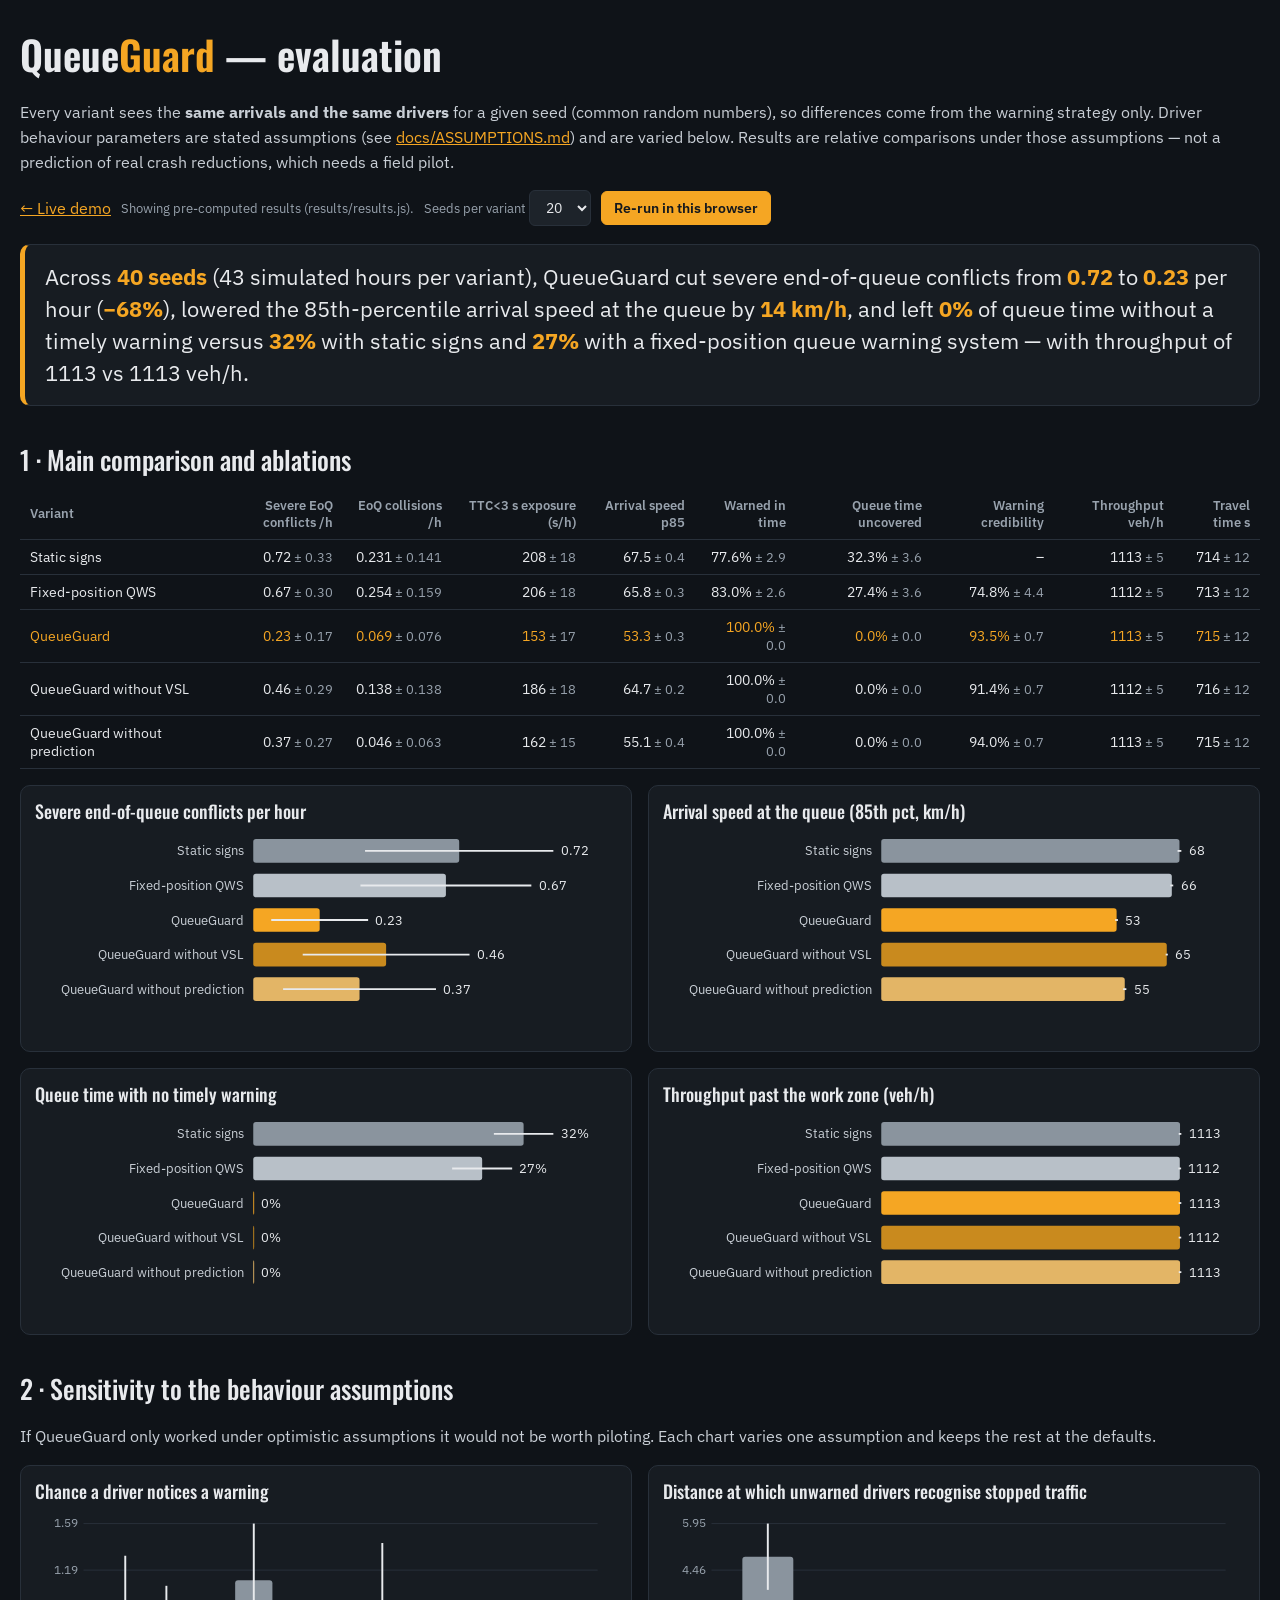
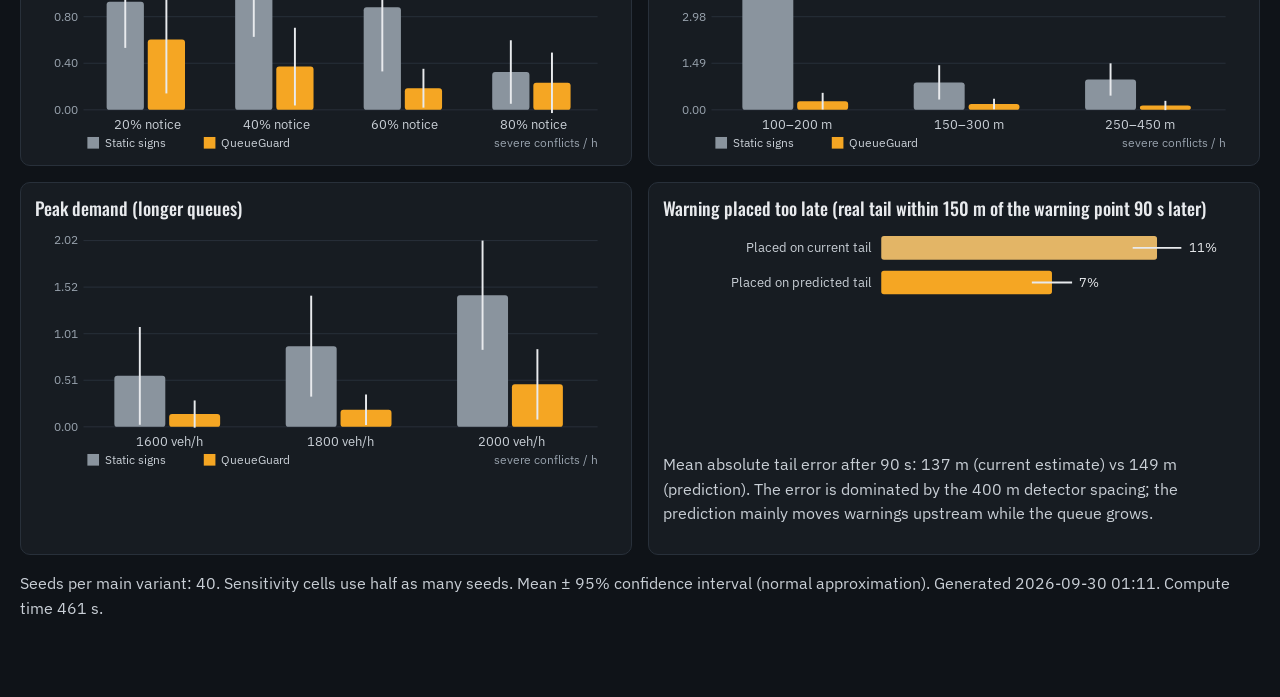
<file: eval.html>
<!doctype html>
<html lang="en">
<head>
<meta charset="utf-8">
<meta name="viewport" content="width=device-width, initial-scale=1">
<title>QueueGuard — evaluation</title>
<link rel="preconnect" href="https://fonts.googleapis.com">
<link rel="stylesheet" href="https://fonts.googleapis.com/css2?family=IBM+Plex+Mono:wght@500&family=IBM+Plex+Sans:wght@400;600&family=Oswald:wght@500;600&display=swap">
<link rel="stylesheet" href="css/app.css">
<style>
  .page { max-width: 1320px; margin: 0 auto; padding: 24px 20px 60px; }
  .page h1 { font-family: var(--display); font-weight: 600; font-size: 40px; margin: 0 0 4px; }
  .page h1 span { color: var(--amber); }
  .page h2 { font-family: var(--display); font-weight: 500; font-size: 26px; margin: 34px 0 10px; }
  .page p, .page li { color: #C9CFD6; font-size: 16px; line-height: 1.55; }
  .headline { font-size: 22px; line-height: 1.45; background: var(--panel); border: 1px solid var(--border); border-left: 5px solid var(--amber); border-radius: 10px; padding: 16px 20px; margin: 18px 0; }
  .headline b { color: var(--amber); }
  table { width: 100%; border-collapse: collapse; font-size: 14px; }
  th, td { padding: 8px 10px; border-bottom: 1px solid var(--border); text-align: right; }
  th:first-child, td:first-child { text-align: left; }
  th { color: var(--muted); font-weight: 600; font-size: 13px; }
  tr.qg td { color: var(--amber); }
  .charts { display: grid; grid-template-columns: repeat(2, 1fr); gap: 16px; }
  .chart { background: var(--panel); border: 1px solid var(--border); border-radius: 10px; padding: 12px 14px; }
  .chart h3 { font-family: var(--display); font-weight: 500; font-size: 18px; margin: 0 0 6px; }
  .chart svg { width: 100%; height: auto; display: block; }
  .run { display: flex; gap: 10px; align-items: center; flex-wrap: wrap; }
  .run button, .run select { background: var(--panel2); color: var(--text); border: 1px solid var(--border); border-radius: 6px; padding: 7px 12px; font-size: 14px; }
  .run button.primary { background: var(--amber); color: #14181D; border-color: var(--amber); font-weight: 600; }
  progress { width: 260px; }
  .muted { color: var(--muted); font-size: 13px; }
  @media (max-width: 900px) { .charts { grid-template-columns: 1fr; } }
</style>
</head>
<body>
<div class="page">
  <h1>Queue<span>Guard</span> — evaluation</h1>
  <p>Every variant sees the <b>same arrivals and the same drivers</b> for a given seed (common random numbers), so differences come from the warning strategy only.
     Driver behaviour parameters are stated assumptions (see <a href="https://github.com/Morlan1hp/queueguard/blob/main/docs/ASSUMPTIONS.md" id="assump">docs/ASSUMPTIONS.md</a>) and are varied below.
     Results are relative comparisons under those assumptions — not a prediction of real crash reductions, which needs a field pilot.</p>
  <div class="run">
    <a href="index.html">← Live demo</a>
    <span class="muted" id="src">Showing pre-computed results.</span>
    <label class="muted">Seeds per variant <select id="n"><option>10</option><option selected>20</option><option>40</option></select></label>
    <button class="primary" id="rerun">Re-run in this browser</button>
    <progress id="prog" value="0" max="1" hidden></progress>
  </div>
  <div class="headline" id="headline">Loading…</div>

  <h2>1 · Main comparison and ablations</h2>
  <div style="overflow-x:auto"><table id="main"></table></div>
  <div class="charts" style="margin-top:16px">
    <div class="chart"><h3>Severe end-of-queue conflicts per hour</h3><div id="c-conf"></div></div>
    <div class="chart"><h3>Arrival speed at the queue (85th pct, km/h)</h3><div id="c-app"></div></div>
    <div class="chart"><h3>Queue time with no timely warning</h3><div id="c-unc"></div></div>
    <div class="chart"><h3>Throughput past the work zone (veh/h)</h3><div id="c-thr"></div></div>
  </div>

  <h2>2 · Sensitivity to the behaviour assumptions</h2>
  <p>If QueueGuard only worked under optimistic assumptions it would not be worth piloting. Each chart varies one assumption and keeps the rest at the defaults.</p>
  <div class="charts">
    <div class="chart"><h3>Chance a driver notices a warning</h3><div id="s-pn"></div></div>
    <div class="chart"><h3>Distance at which unwarned drivers recognise stopped traffic</h3><div id="s-rec"></div></div>
    <div class="chart"><h3>Peak demand (longer queues)</h3><div id="s-dem"></div></div>
    <div class="chart"><h3>Warning placed too late (real tail within 150 m of the warning point 90 s later)</h3><div id="s-pred"></div><p class="muted" id="s-pred-note"></p></div>
  </div>
  <p class="muted" id="meta"></p>
</div>
<pre id="out" hidden></pre>
<script src="js/sim.js"></script>
<script src="js/eval.js"></script>
<script src="results/results.js"></script>
<script src="js/evalpage.js"></script>
</body>
</html>
</file>
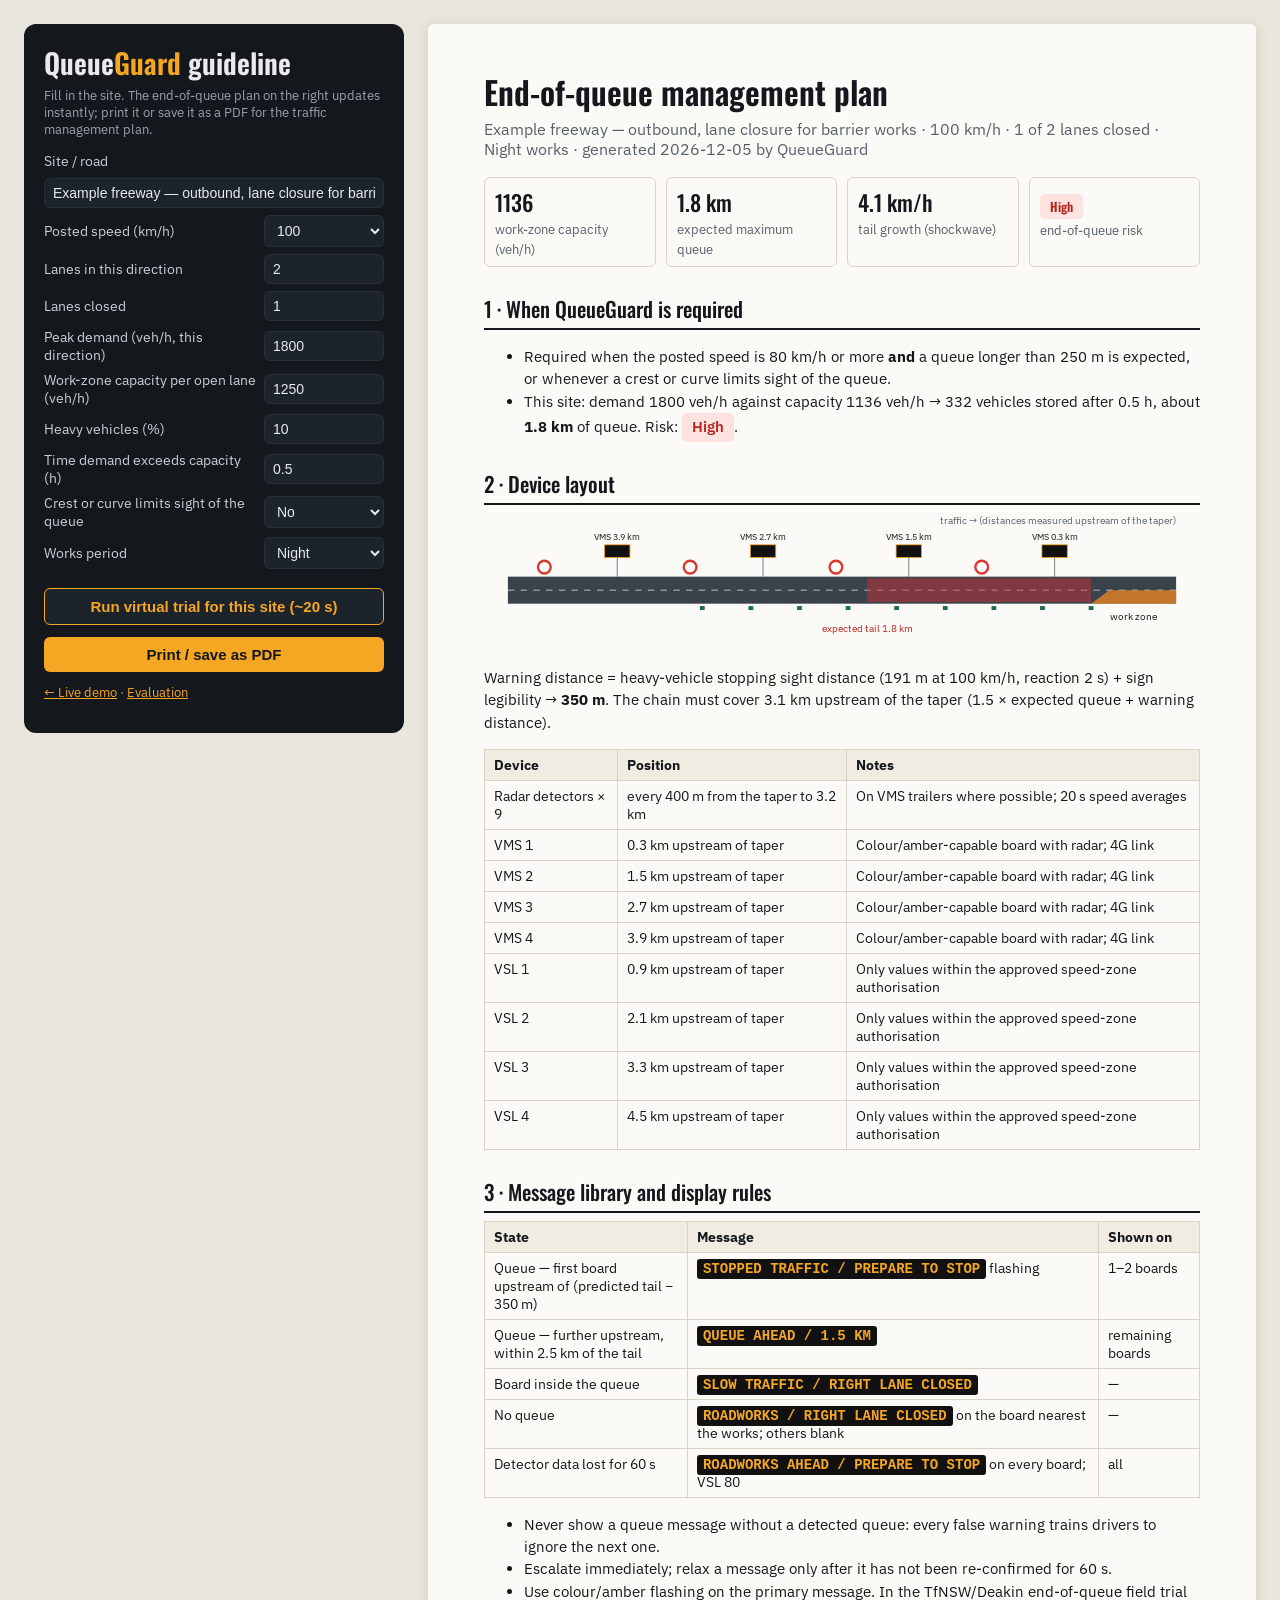
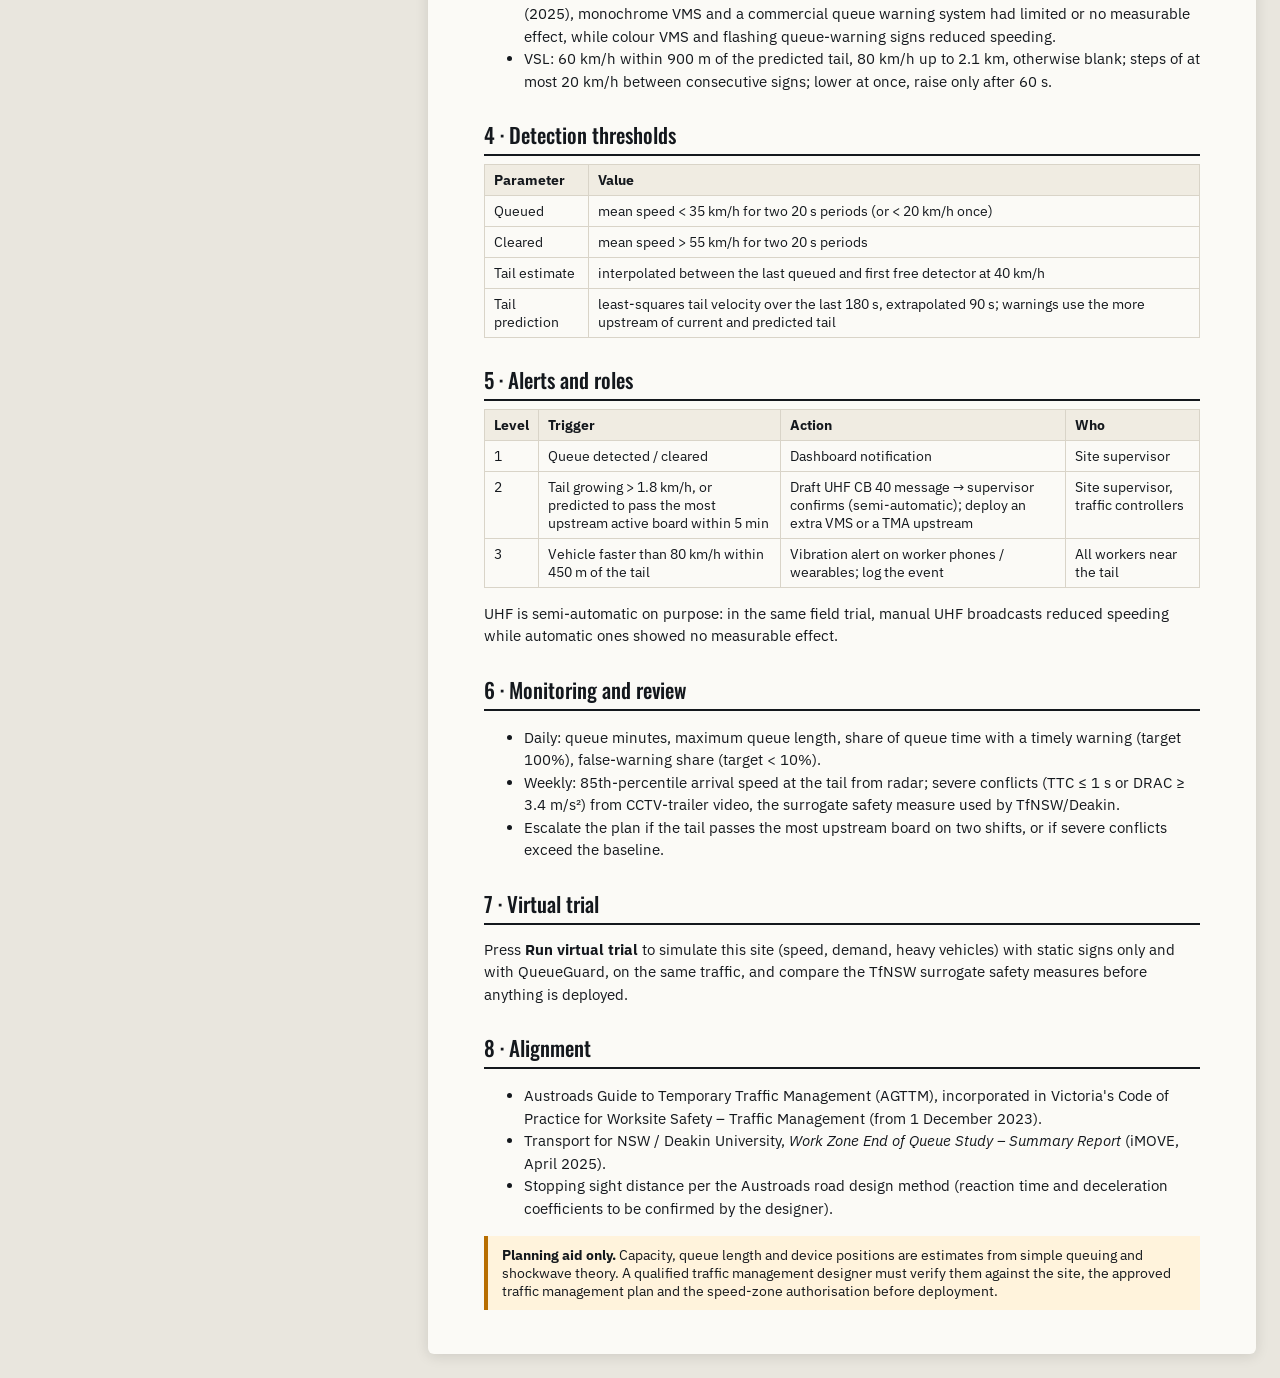
<file: guideline.html>
<!doctype html>
<html lang="en">
<head>
<meta charset="utf-8">
<meta name="viewport" content="width=device-width, initial-scale=1">
<title>QueueGuard — site end-of-queue guideline</title>
<link rel="preconnect" href="https://fonts.googleapis.com">
<link rel="stylesheet" href="https://fonts.googleapis.com/css2?family=IBM+Plex+Sans:wght@400;600&family=Oswald:wght@500;600&display=swap">
<style>
  :root { --ink: #14181D; --muted: #56606B; --line: #D9D4C8; --paper: #FBFAF6; --amber: #B86E00; --amberBg: #FFF3DC; --red: #B3261E; }
  * { box-sizing: border-box; }
  body { margin: 0; background: #E9E6DE; color: var(--ink); font-family: "IBM Plex Sans", Arial, sans-serif; }
  .wrap { display: grid; grid-template-columns: 380px 1fr; gap: 24px; max-width: 1400px; margin: 0 auto; padding: 24px; }
  form { background: #14181D; color: #E8EAED; border-radius: 12px; padding: 18px 20px; position: sticky; top: 16px; align-self: start; }
  form h1 { font-family: Oswald, "Arial Narrow", sans-serif; font-weight: 600; font-size: 28px; margin: 0 0 4px; }
  form h1 span { color: #F5A623; }
  form p { color: #98A2AD; font-size: 13px; margin: 0 0 14px; }
  form label { display: grid; grid-template-columns: 1fr 120px; align-items: center; gap: 8px; font-size: 13.5px; margin: 7px 0; color: #C9CFD6; }
  form input, form select { background: #1D232A; color: #E8EAED; border: 1px solid #28303A; border-radius: 6px; padding: 6px 8px; font-size: 14px; width: 100%; }
  form input[type=text] { grid-column: 1 / -1; }
  form .full { grid-template-columns: 1fr; }
  form button { margin-top: 12px; width: 100%; background: #F5A623; color: #14181D; border: 0; border-radius: 6px; padding: 9px; font-weight: 600; font-size: 15px; cursor: pointer; }
  form a { color: #F5A623; font-size: 13px; }
  .doc { background: var(--paper); border-radius: 6px; padding: 44px 56px; box-shadow: 0 2px 14px rgba(0,0,0,0.12); }
  .doc h1 { font-family: Oswald, "Arial Narrow", sans-serif; font-weight: 600; font-size: 32px; margin: 0; }
  .doc .sub { color: var(--muted); margin: 4px 0 18px; }
  .doc h2 { font-family: Oswald, "Arial Narrow", sans-serif; font-weight: 500; font-size: 21px; margin: 26px 0 8px; border-bottom: 2px solid var(--ink); padding-bottom: 4px; }
  .doc p, .doc li { font-size: 14.5px; line-height: 1.55; }
  .doc table { width: 100%; border-collapse: collapse; font-size: 14px; margin: 6px 0; }
  .doc th, .doc td { border: 1px solid var(--line); padding: 6px 9px; text-align: left; vertical-align: top; }
  .doc th { background: #F0ECE2; }
  .kv { display: grid; grid-template-columns: repeat(4, 1fr); gap: 10px; }
  .kv div { border: 1px solid var(--line); border-radius: 6px; padding: 8px 10px; }
  .kv b { display: block; font-size: 22px; font-family: Oswald, "Arial Narrow", sans-serif; font-weight: 500; }
  .kv span { font-size: 12.5px; color: var(--muted); }
  .risk { display: inline-block; padding: 3px 10px; border-radius: 5px; font-weight: 600; }
  .risk.High { background: #FDE2DF; color: var(--red); } .risk.Medium { background: var(--amberBg); color: var(--amber); } .risk.Low { background: #E2F2EC; color: #1E6B52; }
  .led { font-family: Consolas, monospace; font-weight: 700; background: #111; color: #F5A623; padding: 2px 6px; border-radius: 3px; white-space: nowrap; }
  .warnbox { background: var(--amberBg); border-left: 4px solid var(--amber); padding: 10px 14px; font-size: 13.5px; margin-top: 14px; }
  svg text { font-family: "IBM Plex Sans", Arial, sans-serif; }
  @media print {
    body { background: #fff; } .wrap { display: block; padding: 0; } form { display: none; }
    .doc { box-shadow: none; padding: 0 8mm; } h2 { break-after: avoid; } table, .kv { break-inside: avoid; }
  }
  @media (max-width: 1000px) { .wrap { grid-template-columns: 1fr; } form { position: static; } .kv { grid-template-columns: repeat(2, 1fr); } }
</style>
</head>
<body>
<div class="wrap">
  <form id="f" onsubmit="return false">
    <h1>Queue<span>Guard</span> guideline</h1>
    <p>Fill in the site. The end-of-queue plan on the right updates instantly; print it or save it as a PDF for the traffic management plan.</p>
    <label class="full">Site / road<input type="text" id="site" value="Example freeway — outbound, lane closure for barrier works"></label>
    <label>Posted speed (km/h)<select id="speed"><option>60</option><option>80</option><option selected>100</option><option>110</option></select></label>
    <label>Lanes in this direction<input type="number" id="lanes" value="2" min="1" max="5"></label>
    <label>Lanes closed<input type="number" id="closed" value="1" min="1" max="4"></label>
    <label>Peak demand (veh/h, this direction)<input type="number" id="demand" value="1800" step="50"></label>
    <label>Work-zone capacity per open lane (veh/h)<input type="number" id="cap" value="1250" step="50"></label>
    <label>Heavy vehicles (%)<input type="number" id="hv" value="10" min="0" max="60"></label>
    <label>Time demand exceeds capacity (h)<input type="number" id="dur" value="0.5" step="0.25" min="0"></label>
    <label>Crest or curve limits sight of the queue<select id="sight"><option value="0">No</option><option value="1">Yes</option></select></label>
    <label>Works period<select id="period"><option>Day</option><option selected>Night</option><option>24 h</option></select></label>
    <button type="button" id="trial" style="background:#1D232A;color:#F5A623;border:1px solid #F5A623">Run virtual trial for this site (~20 s)</button>
    <button type="button" onclick="window.print()">Print / save as PDF</button>
    <p style="margin-top:12px"><a href="index.html">← Live demo</a> · <a href="eval.html">Evaluation</a></p>
  </form>
  <article class="doc" id="doc"></article>
</div>
<script src="js/sim.js"></script>
<script src="js/guideline.js"></script>
</body>
</html>
</file>
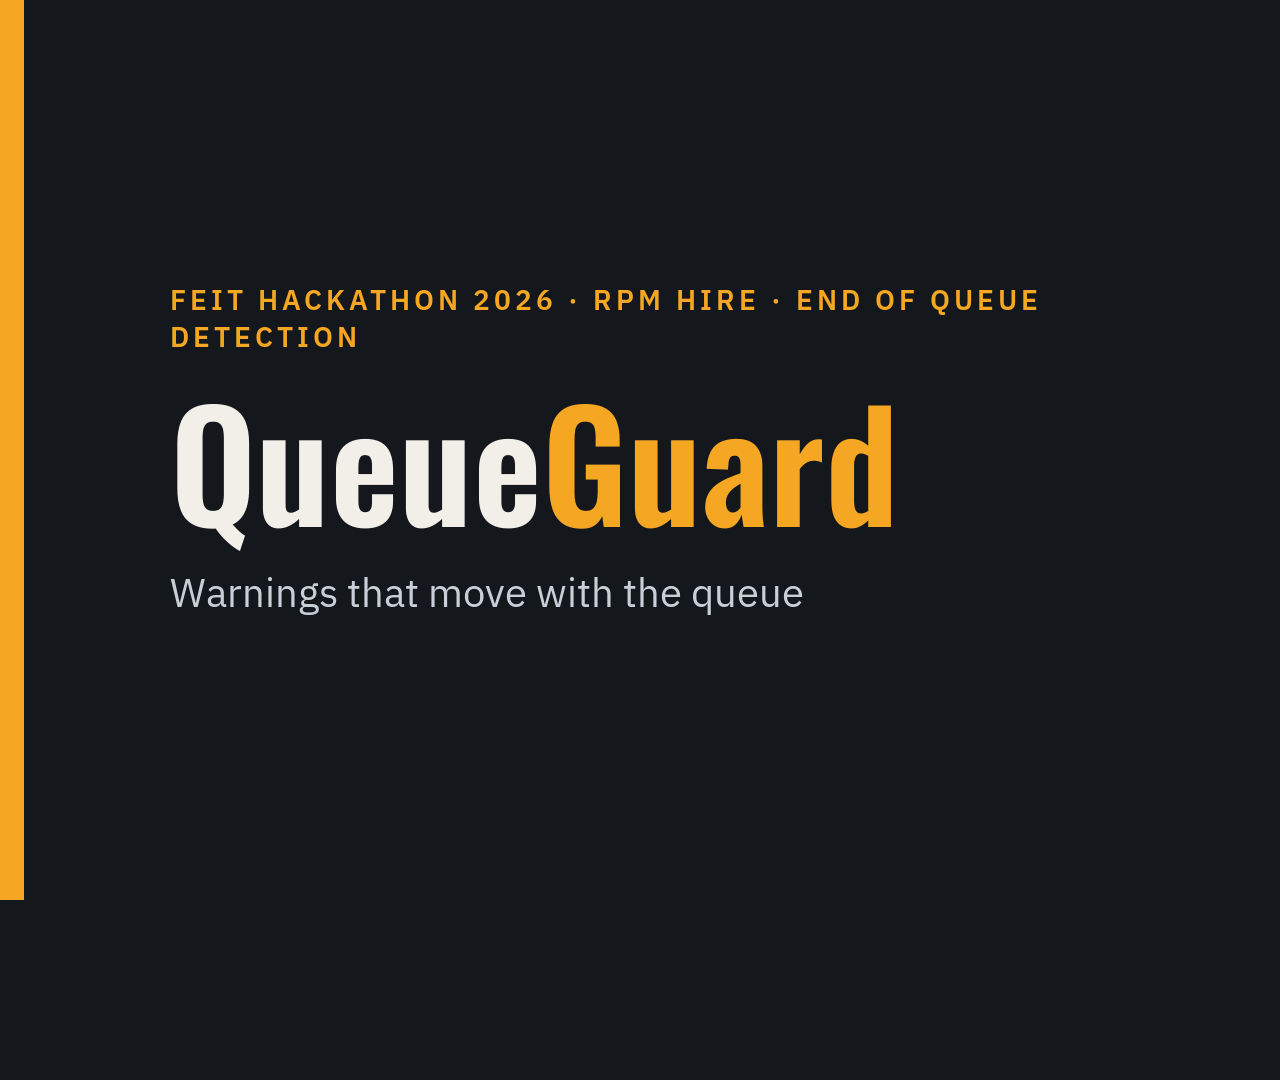
<file: tools/card.html>
<!doctype html>
<html lang="en"><head><meta charset="utf-8"><title>card</title>
<link rel="stylesheet" href="https://fonts.googleapis.com/css2?family=IBM+Plex+Sans:wght@400;600&family=Oswald:wght@500;600&display=swap">
<style>
  html, body { margin: 0; width: 1920px; height: 1080px; background: #14181D; color: #F2EFE8; font-family: "IBM Plex Sans", Arial, sans-serif; overflow: hidden; }
  .c { position: absolute; inset: 0; padding: 150px 170px; display: flex; flex-direction: column; justify-content: center; gap: 28px; }
  .eyebrow { color: #F5A623; letter-spacing: 4px; text-transform: uppercase; font-weight: 600; font-size: 28px; }
  h1 { font-family: Oswald, "Arial Narrow", sans-serif; font-weight: 600; font-size: 150px; line-height: 1.02; margin: 0; }
  h1 span { color: #F5A623; }
  h2 { font-family: Oswald, "Arial Narrow", sans-serif; font-weight: 500; font-size: 84px; line-height: 1.1; margin: 0; }
  p { font-size: 40px; line-height: 1.4; color: #C9CFD6; margin: 0; max-width: 1500px; }
  p b { color: #F5A623; font-weight: 600; }
  .src { position: absolute; left: 170px; bottom: 70px; font-size: 24px; color: #8A949E; }
  .bar { position: absolute; left: 0; top: 0; width: 24px; height: 100%; background: #F5A623; }
  ol { font-size: 40px; line-height: 1.5; color: #C9CFD6; margin: 0; padding-left: 50px; }
  table { border-collapse: collapse; font-size: 34px; color: #C9CFD6; width: 1580px; }
  th, td { border-bottom: 1px solid #2E3740; padding: 16px 14px; text-align: left; }
  th { color: #98A2AD; font-size: 26px; font-weight: 600; text-transform: uppercase; letter-spacing: 2px; }
  td:nth-child(2), th:nth-child(2) { width: 330px; } td:nth-child(3), th:nth-child(3) { width: 250px; }
  .q { color: #F5A623; font-weight: 600; }
  tr.hide { opacity: 0; }
  .brow { display: grid; grid-template-columns: 560px 1fr 150px; align-items: center; gap: 20px; margin: 10px 0; }
  .brow .lab { font-size: 30px; color: #C9CFD6; line-height: 1.2; }
  .brow .lab small { display: block; font-size: 22px; color: #98A2AD; }
  .track { display: flex; flex-direction: column; gap: 8px; }
  .hb { height: 34px; border-radius: 5px; }
  .hb.s { background: #8A949E; } .hb.g { background: #F5A623; }
  .brow .val { font-size: 26px; color: #F2EFE8; line-height: 42px; }
  .legend { font-size: 24px; color: #98A2AD; margin-top: 12px; }
  .legend i { display: inline-block; width: 22px; height: 22px; border-radius: 4px; vertical-align: -4px; margin: 0 8px 0 18px; }
  ol b { color: #F2EFE8; }
</style></head>
<body><div class="bar"></div><div class="c" id="c"></div><div class="src" id="src"></div>
<script>
  var q = new URLSearchParams(location.search), CARDS = {
    title: { h: '<div class="eyebrow">FEIT Hackathon 2026 · RPM Hire · End of Queue Detection</div><h1>Queue<span>Guard</span></h1><p>Warnings that move with the queue</p>' },
    problem: { h: '<div class="eyebrow">The problem</div><h2>A roadworks queue grows upstream.<br>The warning signs don\'t move.</h2><p>Signs are set out before the shift. Minutes later the queue tail sits behind them, and drivers at 100 km/h meet stopped traffic with no warning.</p>' },
    evidence: { h: '<div class="eyebrow">What the evidence says</div><h2>Queue warning works — when it is designed right.</h2><p>On I-35 in Texas, an end-of-queue warning system cut work-zone crashes by <b>up to 45%</b>. But in NSW\'s 2025 field trial (13 sites, 116 days) a commercial system and monochrome VMS had <b>limited measurable effect</b>.</p><p>The warning has to be <b>in the right place, at the right time, and believable</b>.</p>',
      src: 'Sources: TxDOT Waco District EoQ warning system (Work Zone Safety Clearinghouse); TfNSW / Deakin, Work Zone End of Queue Study (iMOVE, April 2025)' },
    newcard: { h: '<div class="eyebrow">What is new</div><h2>Not just detect-and-warn: predict, place, prove.</h2><table id="nt">' +
      '<tr><th>Capability</th><th>Standard queue warning</th><th class="q">QueueGuard</th></tr>' +
      '<tr><td>Warning follows the tail, predicted 90 s ahead</td><td>fixed sign</td><td class="q">yes</td></tr>' +
      '<tr><td>Timed into the 150–1,500 m alert window</td><td>fixed distance</td><td class="q">yes</td></tr>' +
      '<tr><td>Credibility guard: no queue message without a queue</td><td>partly</td><td class="q">yes</td></tr>' +
      '<tr><td>Trucks: supervisor-confirmed UHF (manual worked in NSW)</td><td>no</td><td class="q">yes</td></tr>' +
      '<tr><td>Plans the site and pre-tests it with TfNSW metrics</td><td>no</td><td class="q">yes</td></tr></table>' },
    bars: { h: '<div class="eyebrow">Results · 40 seeds, same drivers for every option</div><h2>Safer at the tail, no slower through the site.</h2><div id="bars"></div>' },
    how: { h: '<div class="eyebrow">How QueueGuard works</div><ol><li><b>Sense</b> — radar on the VMS trailers RPM already hires</li><li><b>Predict</b> — where the queue tail will be in 90 seconds</li><li><b>Act</b> — colour VMS at stopping distance, VSL 100 → 80 → 60, worker and truck alerts</li><li><b>Guide</b> — a site end-of-queue plan generated from the same model</li></ol>' },
    method: { h: '<div class="eyebrow">Fair test</div><h2>Same traffic. Same drivers. Only the warnings differ.</h2><p>A traffic microsimulation (IDM car following, merging, distraction). Every driver has the <b>same 60% chance</b> of noticing any sign — QueueGuard gets no credit for colour, only for <b>placement and timing</b>.</p>' },
    results: { h: '<div class="eyebrow">Results · 40 seeds per variant</div><h2 id="rh">Results</h2><p id="rp"></p>' },
    rollout: { h: '<div class="eyebrow">Path to deployment with RPM Hire</div><ol><li><b>Month 1–2 · shadow mode</b> — run on RPM Track radar data, no control, compare predicted vs CCTV tail</li><li><b>Month 3–4 · site pilot</b> — live VMS/VSL control on 1–2 long-term sites, TfNSW before-after method</li><li><b>Then</b> — a hire add-on: software on kit RPM already owns</li></ol><p style="margin-top:24px">If RPM Track can share the radar speeds its VMS trailers already log, <b>QueueGuard can run in shadow mode on a live RPM site within weeks — no new hardware</b> — and prove its tail predictions against CCTV before it controls a single sign.</p>' },
    end: { h: '<h1>Queue<span>Guard</span></h1><p>Warnings that move with the queue.</p><p id="urlp" hidden>Live demo, code and evaluation: <b id="url"></b></p><p id="teamp" hidden>Team <b id="team"></b></p>' }
  };
  var k = q.get('card') || 'title', card = CARDS[k];
  document.getElementById('c').innerHTML = card.h;
  document.getElementById('src').textContent = card.src || '';
  if (q.get('rh')) document.getElementById('rh').textContent = q.get('rh');
  if (q.get('rp')) document.getElementById('rp').innerHTML = q.get('rp');
  // animated states: render(t) (t in seconds) reveals table rows / grows bars deterministically
  var BARS = [
    ['Severe end-of-queue conflicts', 'per hour', 0.72, 0.23, 1.0, 2, '−68%'],
    ['End-of-queue collisions', 'per hour', 0.23, 0.07, 0.3, 2, '−70%'],
    ['Arrival speed at the queue', 'km/h, 85th percentile', 67.5, 53.3, 80, 1, '−14 km/h'],
    ['Queue time with no timely warning', 'share of queue time', 32, 0, 40, 0, '32% → 0%'],
    ['Throughput past the work zone', 'veh/h', 1113, 1113, 1300, 0, 'unchanged']
  ];
  function ease(x) { x = Math.max(0, Math.min(1, x)); return x * x * (3 - 2 * x); }
  window.render = function (t) {
    var nt = document.getElementById('nt');
    if (nt) Array.prototype.forEach.call(nt.rows, function (r, i) { r.className = (i === 0 || t >= 0.6 + i * 0.9) ? '' : 'hide'; });
    var b = document.getElementById('bars');
    if (b) {
      b.innerHTML = BARS.map(function (r, i) {
        var f = ease((t - 0.5 - i * 0.5) / 1.2), W = 900;
        var ws = W * r[2] / r[4] * f, wg = W * r[3] / r[4] * f;
        return '<div class="brow"><div class="lab">' + r[0] + '<small>' + r[1] + '</small></div><div class="track">' +
          '<div class="hb s" style="width:' + Math.max(2, ws) + 'px"></div><div class="hb g" style="width:' + Math.max(2, wg) + 'px"></div></div>' +
          '<div class="val" style="opacity:' + f + '">' + r[6] + '</div></div>';
      }).join('') + '<div class="legend"><i style="background:#8A949E"></i>Static signs<i style="background:#F5A623"></i>QueueGuard</div>';
    }
    return true;
  };
  window.render(q.has('t') ? +q.get('t') : 99);
  if (q.get('url') && document.getElementById('url')) { document.getElementById('url').textContent = q.get('url'); document.getElementById('urlp').hidden = false; }
  if (q.get('team') && document.getElementById('team')) { document.getElementById('team').textContent = q.get('team'); document.getElementById('teamp').hidden = false; }
</script></body></html>
</file>
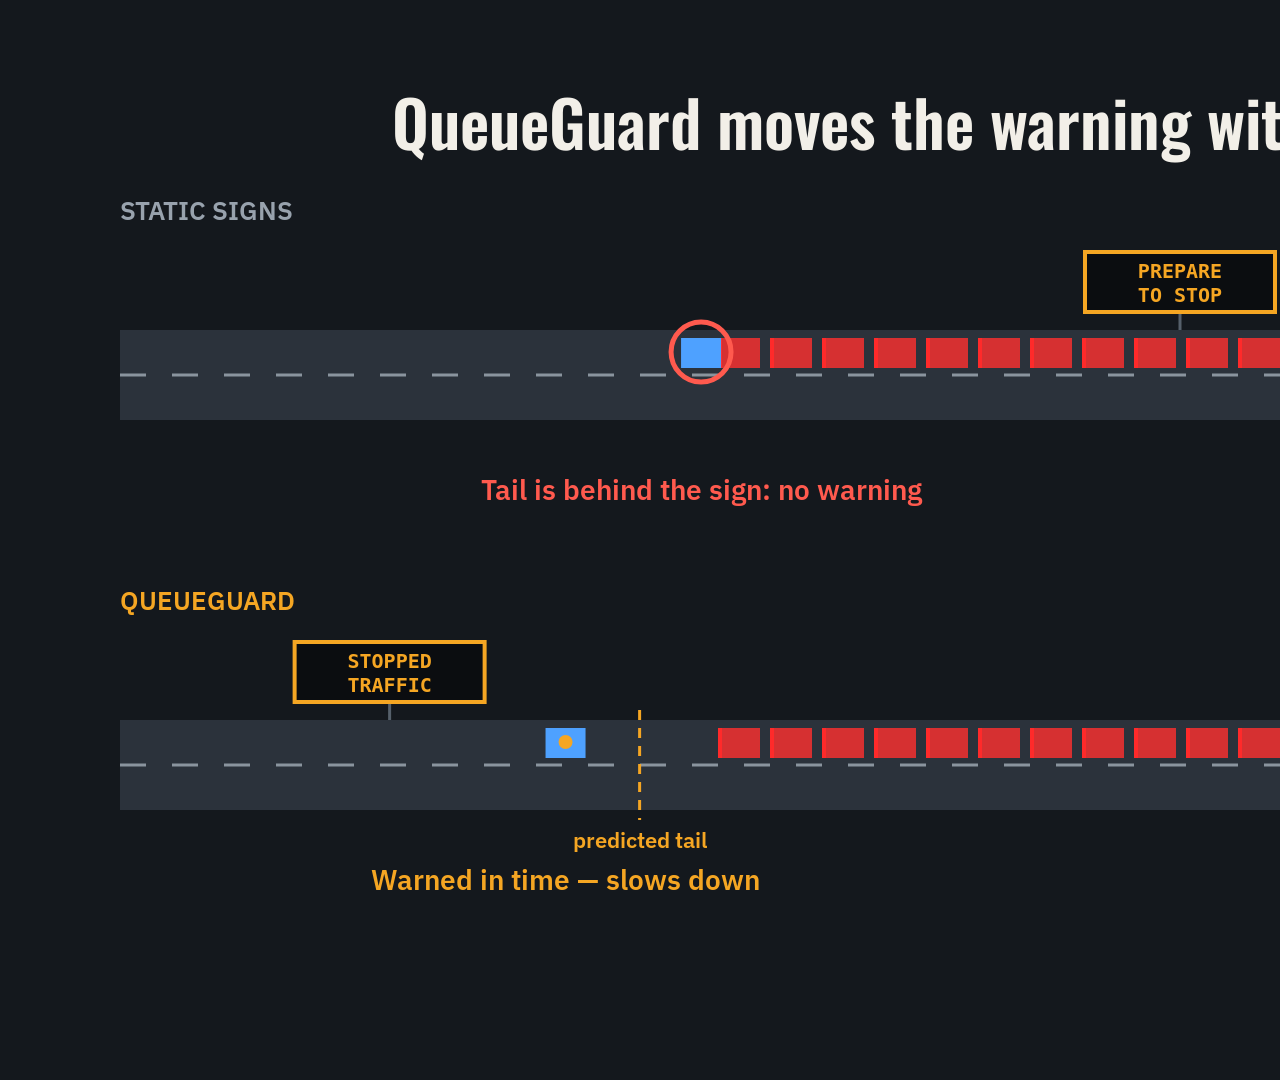
<file: tools/explainer.html>
<!doctype html>
<html lang="en"><head><meta charset="utf-8"><title>explainer</title>
<link rel="stylesheet" href="https://fonts.googleapis.com/css2?family=IBM+Plex+Sans:wght@400;600&family=Oswald:wght@500;600&display=swap">
<style>
  html, body { margin: 0; width: 1920px; height: 1080px; background: #14181D; overflow: hidden; }
  canvas { display: block; }
</style></head>
<body><canvas id="c" width="1920" height="1080"></canvas>
<script>
/* Animated explainer, rendered deterministically: render(t) for t in [0, 12] s.
   Top road: static signs — the queue grows past the fixed sign and a fast car meets the tail.
   Bottom road: QueueGuard — the warning jumps upstream ahead of the predicted tail; the car slows in time. */
var C = document.getElementById('c'), X = C.getContext('2d');
var AMBER = '#F5A623', RED = '#FF5A4E', TXT = '#F2EFE8', MUTED = '#98A2AD', ROAD = '#2B323B';
function ease(x) { x = Math.max(0, Math.min(1, x)); return x * x * (3 - 2 * x); }
function text(s, x, y, size, color, weight, align, font) {
  X.font = (weight || 400) + ' ' + size + 'px ' + (font || '"IBM Plex Sans", Arial, sans-serif');
  X.fillStyle = color; X.textAlign = align || 'left'; X.fillText(s, x, y);
}
function road(y) {
  X.fillStyle = ROAD; X.fillRect(120, y, 1680, 90);
  X.strokeStyle = '#8A949E'; X.setLineDash([26, 26]); X.lineWidth = 3;
  X.beginPath(); X.moveTo(120, y + 45); X.lineTo(1800, y + 45); X.stroke(); X.setLineDash([]);
  // work zone at the right
  X.fillStyle = 'rgba(255,138,31,0.35)'; X.fillRect(1560, y + 45, 240, 45);
  X.fillStyle = '#FF8A1F'; for (var i = 0; i < 8; i++) X.fillRect(1560 + i * 30, y + 50, 8, 10);
  text('WORK ZONE', 1680, y + 125, 22, '#FF8A1F', 600, 'center');
}
function queue(y, tailX, n) {
  for (var x = 1540; x > tailX; x -= 52) {
    X.fillStyle = '#D63031'; X.fillRect(x - 40, y + 8, 40, 30);
    X.fillStyle = '#FF2A2A'; X.fillRect(x - 42, y + 8, 4, 30);
  }
}
function sign(x, y, label, lit) {
  X.strokeStyle = '#56606B'; X.lineWidth = 3; X.beginPath(); X.moveTo(x, y - 18); X.lineTo(x, y); X.stroke();
  X.fillStyle = '#0B0D10'; X.fillRect(x - 95, y - 78, 190, 60);
  X.strokeStyle = lit ? AMBER : '#56606B'; X.lineWidth = lit ? 4 : 2; X.strokeRect(x - 95, y - 78, 190, 60);
  text(label[0], x, y - 52, 20, lit ? AMBER : '#8C7B55', 700, 'center', 'Consolas, monospace');
  text(label[1], x, y - 28, 20, lit ? AMBER : '#8C7B55', 700, 'center', 'Consolas, monospace');
}
function car(x, y, color) { X.fillStyle = color; X.fillRect(x - 40, y + 52, 40, 30); }
function render(t) {
  X.clearRect(0, 0, 1920, 1080); X.fillStyle = '#14181D'; X.fillRect(0, 0, 1920, 1080);
  // headline
  var h1 = t < 6 ? 'The queue grows upstream. The sign doesn\'t move.' : 'QueueGuard moves the warning with the tail.';
  var a = t < 6 ? ease(t / 0.6) : ease((t - 6) / 0.6);
  X.globalAlpha = a; text(h1, 960, 150, 64, TXT, 600, 'center', 'Oswald, "Arial Narrow", sans-serif'); X.globalAlpha = 1;
  // tail position grows from 1500 to 620 over 0..9 s
  var tail = 1500 - 880 * ease(t / 9);
  // ---- top: static
  var yA = 330;
  text('STATIC SIGNS', 120, yA - 110, 26, MUTED, 600);
  road(yA); sign(1180, yA, ['PREPARE', 'TO STOP'], true); queue(yA, tail);
  // fast car in the top road approaching the tail (from 3.5 s)
  if (t > 3.5) {
    var cx = 160 + (t - 3.5) * 190;
    var hit = cx >= tail - 10;
    if (hit) cx = tail - 10;
    car(cx, yA - 44, '#4EA1FF');
    if (hit) {
      var k = (t * 3) % 1;
      X.strokeStyle = 'rgba(255,90,78,' + (1 - k).toFixed(2) + ')'; X.lineWidth = 5;
      X.beginPath(); X.arc(cx - 20, yA + 22, 30 + 40 * k, 0, Math.PI * 2); X.stroke();
      text('Tail is behind the sign: no warning', cx - 20, yA + 170, 28, RED, 600, 'center');
    }
  }
  // ---- bottom: QueueGuard
  var yB = 720;
  text('QUEUEGUARD', 120, yB - 110, 26, AMBER, 600);
  road(yB); queue(yB, tail);
  // predicted tail (90 s ahead) and warning board one stopping distance upstream
  var pred = 1500 - 880 * ease(Math.min(1, (t + 1.2) / 9));
  var boardX = Math.max(260, Math.min(pred - 250, 1300));
  X.strokeStyle = AMBER; X.setLineDash([10, 8]); X.lineWidth = 3;
  X.beginPath(); X.moveTo(pred, yB - 10); X.lineTo(pred, yB + 100); X.stroke(); X.setLineDash([]);
  text('predicted tail', pred, yB + 128, 22, AMBER, 600, 'center');
  sign(boardX, yB, ['STOPPED', 'TRAFFIC'], Math.floor(t * 2) % 2 === 0);
  if (t > 3.5) {
    var bx = 160 + (t - 3.5) * 190;
    if (bx > boardX) { var over = bx - boardX; bx = boardX + over * 0.45; }   // warned driver slows down
    bx = Math.min(bx, tail - 60);
    car(bx, yB - 44, '#4EA1FF');
    if (bx > boardX) { X.fillStyle = AMBER; X.beginPath(); X.arc(bx - 20, yB + 22, 7, 0, Math.PI * 2); X.fill(); text('Warned in time — slows down', bx - 20, yB + 170, 28, AMBER, 600, 'center'); }
  }
}
window.render = render;
var q = new URLSearchParams(location.search);
render(q.has('t') ? +q.get('t') : 7);
// canvas text does not trigger web-font loading: load the faces, then draw again (stills use the right fonts)
if (document.fonts) Promise.all(['600 64px Oswald', '400 22px "IBM Plex Sans"', '600 22px "IBM Plex Sans"'].map(function (f) { return document.fonts.load(f); }))
  .then(function () { render(q.has('t') ? +q.get('t') : 7); });
</script></body></html>
</file>
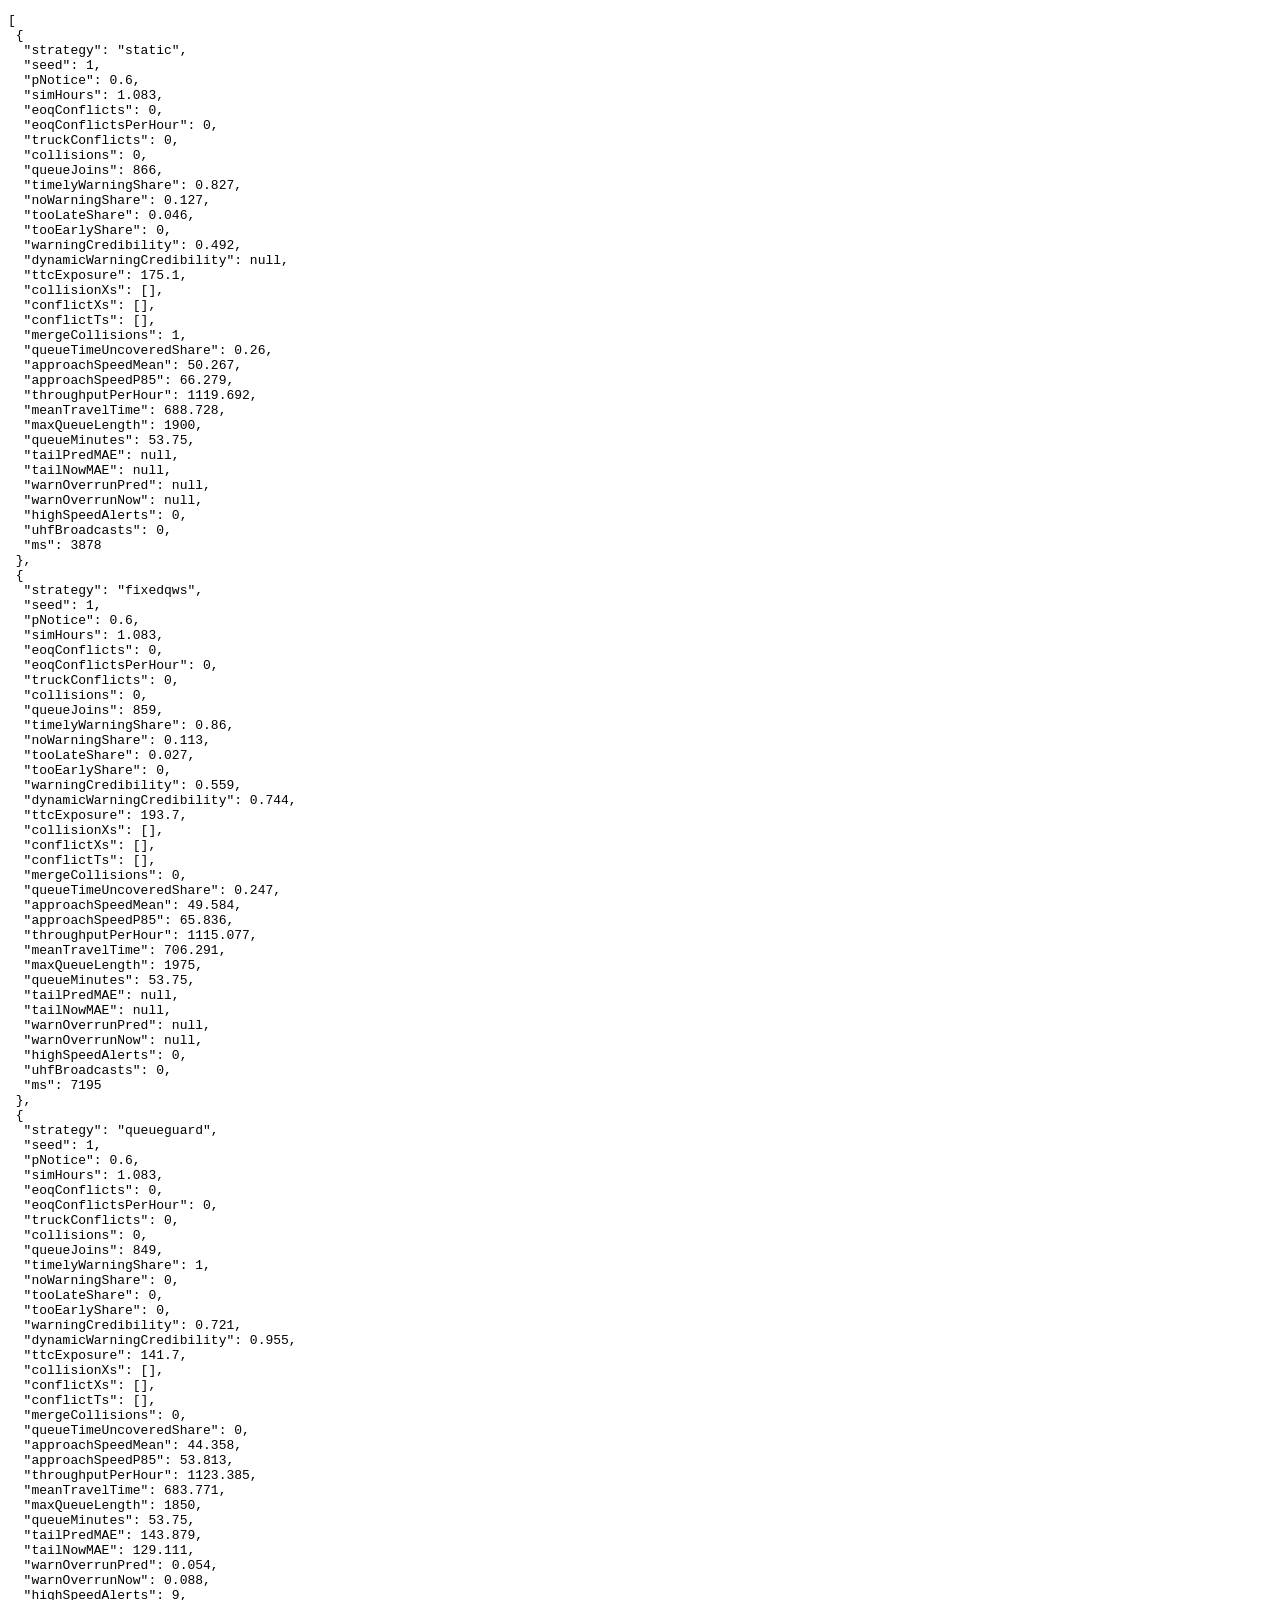
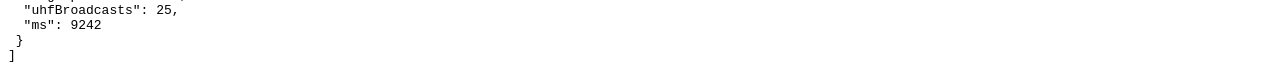
<file: tools/smoke.html>
<!doctype html>
<html><head><meta charset="utf-8"><title>smoke</title></head>
<body><pre id="out">running</pre>
<script src="../js/sim.js"></script>
<script>
(function () {
  var q = new URLSearchParams(location.search);
  var seeds = (q.get('seeds') || '1').split(',').map(Number);
  var strategies = (q.get('s') || 'static,fixedqws,queueguard').split(',');
  var extra = {};
  q.forEach(function (v, k) { if (k !== 'seeds' && k !== 's') extra[k] = isNaN(+v) ? v : +v; });
  var out = [];
  try {
    seeds.forEach(function (seed) {
      strategies.forEach(function (st) {
        var t0 = performance.now();
        var opt = QG.merge(extra, { seed: seed, strategy: st });
        var r = QG.runScenario(opt);
        r.ms = Math.round(performance.now() - t0);
        out.push(r);
      });
    });
    document.getElementById('out').textContent = JSON.stringify(out, function (k, v) {
      return typeof v === 'number' ? Math.round(v * 1000) / 1000 : v;
    }, 1);
  } catch (e) {
    document.getElementById('out').textContent = 'ERROR ' + e.message + '\n' + e.stack;
  }
})();
</script>
</body></html>
</file>
<file: css/app.css>
:root {
  --bg: #0F1318; --panel: #171C22; --panel2: #1D232A; --border: #28303A;
  --text: #E8EAED; --muted: #98A2AD; --amber: #F5A623; --amber-d: #8A5A10;
  --red: #FF5A4E; --teal: #3FC1A5; --violet: #C39BFF;
  --sans: "IBM Plex Sans", Arial, sans-serif; --display: "Oswald", "Arial Narrow", Arial, sans-serif;
  --mono: "IBM Plex Mono", Consolas, monospace;
}
* { box-sizing: border-box; }
html, body { margin: 0; background: var(--bg); color: var(--text); font-family: var(--sans); }
a { color: var(--amber); }
button, select, input { font-family: var(--sans); }

.app { display: grid; grid-template-rows: auto auto auto 1fr; gap: 10px; padding: 12px 16px 14px; min-height: 100vh; max-width: 1920px; margin: 0 auto; }

/* header */
.top { display: flex; align-items: center; gap: 18px; flex-wrap: wrap; }
.brand { display: flex; align-items: baseline; gap: 12px; }
.brand h1 { font-family: var(--display); font-weight: 600; font-size: 34px; margin: 0; letter-spacing: 0.5px; }
.brand h1 span { color: var(--amber); }
.brand p { margin: 0; color: var(--muted); font-size: 15px; }
.clock { font-family: var(--mono); font-size: 22px; color: var(--text); background: var(--panel); border: 1px solid var(--border); border-radius: 8px; padding: 4px 12px; }
.clock small { color: var(--muted); font-size: 12px; margin-left: 6px; }
.controls { display: flex; align-items: center; gap: 8px; margin-left: auto; flex-wrap: wrap; }
.controls button, .controls select, .controls input { background: var(--panel2); color: var(--text); border: 1px solid var(--border); border-radius: 6px; padding: 6px 10px; font-size: 14px; }
.controls button.primary { background: var(--amber); color: #14181D; border-color: var(--amber); font-weight: 600; }
.controls label { color: var(--muted); font-size: 13px; display: flex; align-items: center; gap: 6px; }
.controls input[type=number] { width: 64px; }
.nav a { font-size: 14px; margin-left: 10px; }

.scoreboard { display: grid; grid-template-columns: repeat(4, 1fr); gap: 10px; }
.score { background: var(--panel); border: 1px solid var(--border); border-radius: 10px; padding: 8px 14px; display: flex; align-items: center; justify-content: space-between; gap: 10px; }
.score .lbl { color: var(--muted); font-size: 13px; line-height: 1.25; }
.score .vals { display: flex; gap: 14px; align-items: baseline; font-family: var(--display); font-size: 28px; white-space: nowrap; }
.score .vals .a { color: #D3D8DE; }
.score .vals .b { color: var(--amber); }
.score .vals small { font-family: var(--sans); font-size: 11px; color: var(--muted); display: block; text-align: center; }

/* corridor panels */
.panel { background: var(--panel); border: 1px solid var(--border); border-radius: 12px; display: grid; grid-template-columns: 1fr 270px; gap: 0; overflow: hidden; }
.panel .viz { padding: 8px 10px 4px; }
.panel .head { display: flex; align-items: center; gap: 12px; }
.tag { font-size: 12px; font-weight: 600; letter-spacing: 1.5px; padding: 3px 8px; border-radius: 5px; text-transform: uppercase; }
.tag.static { background: #3A424C; color: #E8EAED; }
.tag.qg { background: var(--amber); color: #14181D; }
.panel h2 { font-family: var(--display); font-weight: 500; font-size: 20px; margin: 0; }
.panel .sub { color: var(--muted); font-size: 13px; }
canvas.corridor { width: 100%; height: 160px; display: block; }
canvas.zoom { width: 100%; height: 64px; display: block; }
.kpis { background: var(--panel2); border-left: 1px solid var(--border); padding: 10px 14px; display: grid; grid-template-rows: repeat(4, auto); gap: 6px; align-content: center; }
.kpi { display: flex; justify-content: space-between; align-items: baseline; gap: 8px; }
.kpi .k { color: var(--muted); font-size: 12.5px; line-height: 1.2; }
.kpi .v { font-family: var(--display); font-size: 24px; }
.kpi .v.bad { color: var(--red); }
.kpi .v.good { color: var(--teal); }

/* bottom row */
.bottom { display: grid; grid-template-columns: 1.05fr 1fr 0.95fr; gap: 10px; min-height: 0; }
.card { background: var(--panel); border: 1px solid var(--border); border-radius: 12px; padding: 10px 14px; display: flex; flex-direction: column; gap: 8px; min-height: 0; }
.card h3 { font-family: var(--display); font-weight: 500; font-size: 18px; margin: 0; letter-spacing: 0.3px; }
.card h3 small { font-family: var(--sans); color: var(--muted); font-size: 12px; font-weight: 400; margin-left: 6px; }

.boards { display: grid; grid-template-columns: repeat(4, 1fr); gap: 8px; }
.led { background: #07090B; border: 2px solid #2E353E; border-radius: 6px; padding: 8px 6px; min-height: 62px; display: flex; flex-direction: column; justify-content: center; align-items: center; font-family: var(--mono); font-weight: 700; font-size: 12.5px; letter-spacing: 1px; color: #3A2E18; text-align: center; line-height: 1.35; }
.led.on { color: #D9B777; }
.led.warn { color: var(--amber); border-color: var(--amber); text-shadow: 0 0 6px rgba(245,166,35,0.6); }
.led.flash-off { color: #5A4315; text-shadow: none; }
.led.fallback { border-color: var(--red); }
.bcap { color: var(--muted); font-size: 11.5px; text-align: center; margin-top: 3px; }
.vsls { display: grid; grid-template-columns: repeat(4, 1fr); gap: 8px; justify-items: center; }
.vsl { width: 54px; height: 54px; border-radius: 50%; background: #F4F1EA; border: 6px solid #D93A2F; display: flex; align-items: center; justify-content: center; font-family: var(--display); font-weight: 600; font-size: 20px; color: #14181D; }
.vsl.blank { opacity: 0.35; }
.legend { display: flex; align-items: center; gap: 12px; flex-wrap: wrap; color: var(--muted); font-size: 12px; }
.legend .ramp { width: 150px; height: 10px; border-radius: 3px; }
.legend i { display: inline-block; width: 12px; height: 12px; border-radius: 3px; margin-right: 4px; vertical-align: -2px; }

canvas.ts { width: 100%; flex: 1; min-height: 200px; display: block; }

.feed { list-style: none; margin: 0; padding: 0; display: flex; flex-direction: column; gap: 6px; overflow: hidden; flex: 1; }
.feed li { font-size: 13px; line-height: 1.35; padding: 6px 8px; border-radius: 6px; background: var(--panel2); border-left: 4px solid var(--teal); }
.feed li.l2 { border-left-color: var(--amber); }
.feed li.l3 { border-left-color: var(--red); }
.feed li b { font-family: var(--mono); font-weight: 600; color: var(--muted); margin-right: 6px; }
.uhf { background: #221A0C; border: 1px solid var(--amber-d); border-radius: 8px; padding: 8px 10px; font-size: 13px; display: flex; gap: 10px; align-items: center; }
.uhf .st { font-weight: 600; color: var(--amber); white-space: nowrap; }
.uhf button { margin-left: auto; background: var(--amber); color: #14181D; border: 0; border-radius: 5px; padding: 5px 10px; font-weight: 600; cursor: pointer; }
.uhf button[disabled] { opacity: 0.4; cursor: default; }
.note { color: var(--muted); font-size: 12px; }

/* spotlight for recorded video: everything outside the box is dimmed */
.spot { position: fixed; display: none; z-index: 4; border: 3px solid var(--amber); border-radius: 12px; box-shadow: 0 0 0 4000px rgba(8,10,13,0.62); pointer-events: none; }

/* caption overlay for recorded video */
.caption { position: fixed; left: 50%; bottom: 26px; transform: translateX(-50%); background: rgba(10,12,15,0.92); border: 1px solid var(--amber); color: var(--text); font-size: 26px; padding: 12px 22px; border-radius: 10px; max-width: 1400px; text-align: center; display: none; z-index: 5; }
.caption.show { display: block; }
.caption b { color: var(--amber); }

@media (max-width: 1280px) {
  .bottom { grid-template-columns: 1fr; }
  .scoreboard { grid-template-columns: repeat(2, 1fr); }
  .panel { grid-template-columns: 1fr; }
  .kpis { border-left: 0; border-top: 1px solid var(--border); grid-template-columns: repeat(2, 1fr); grid-template-rows: none; }
}
</file>
